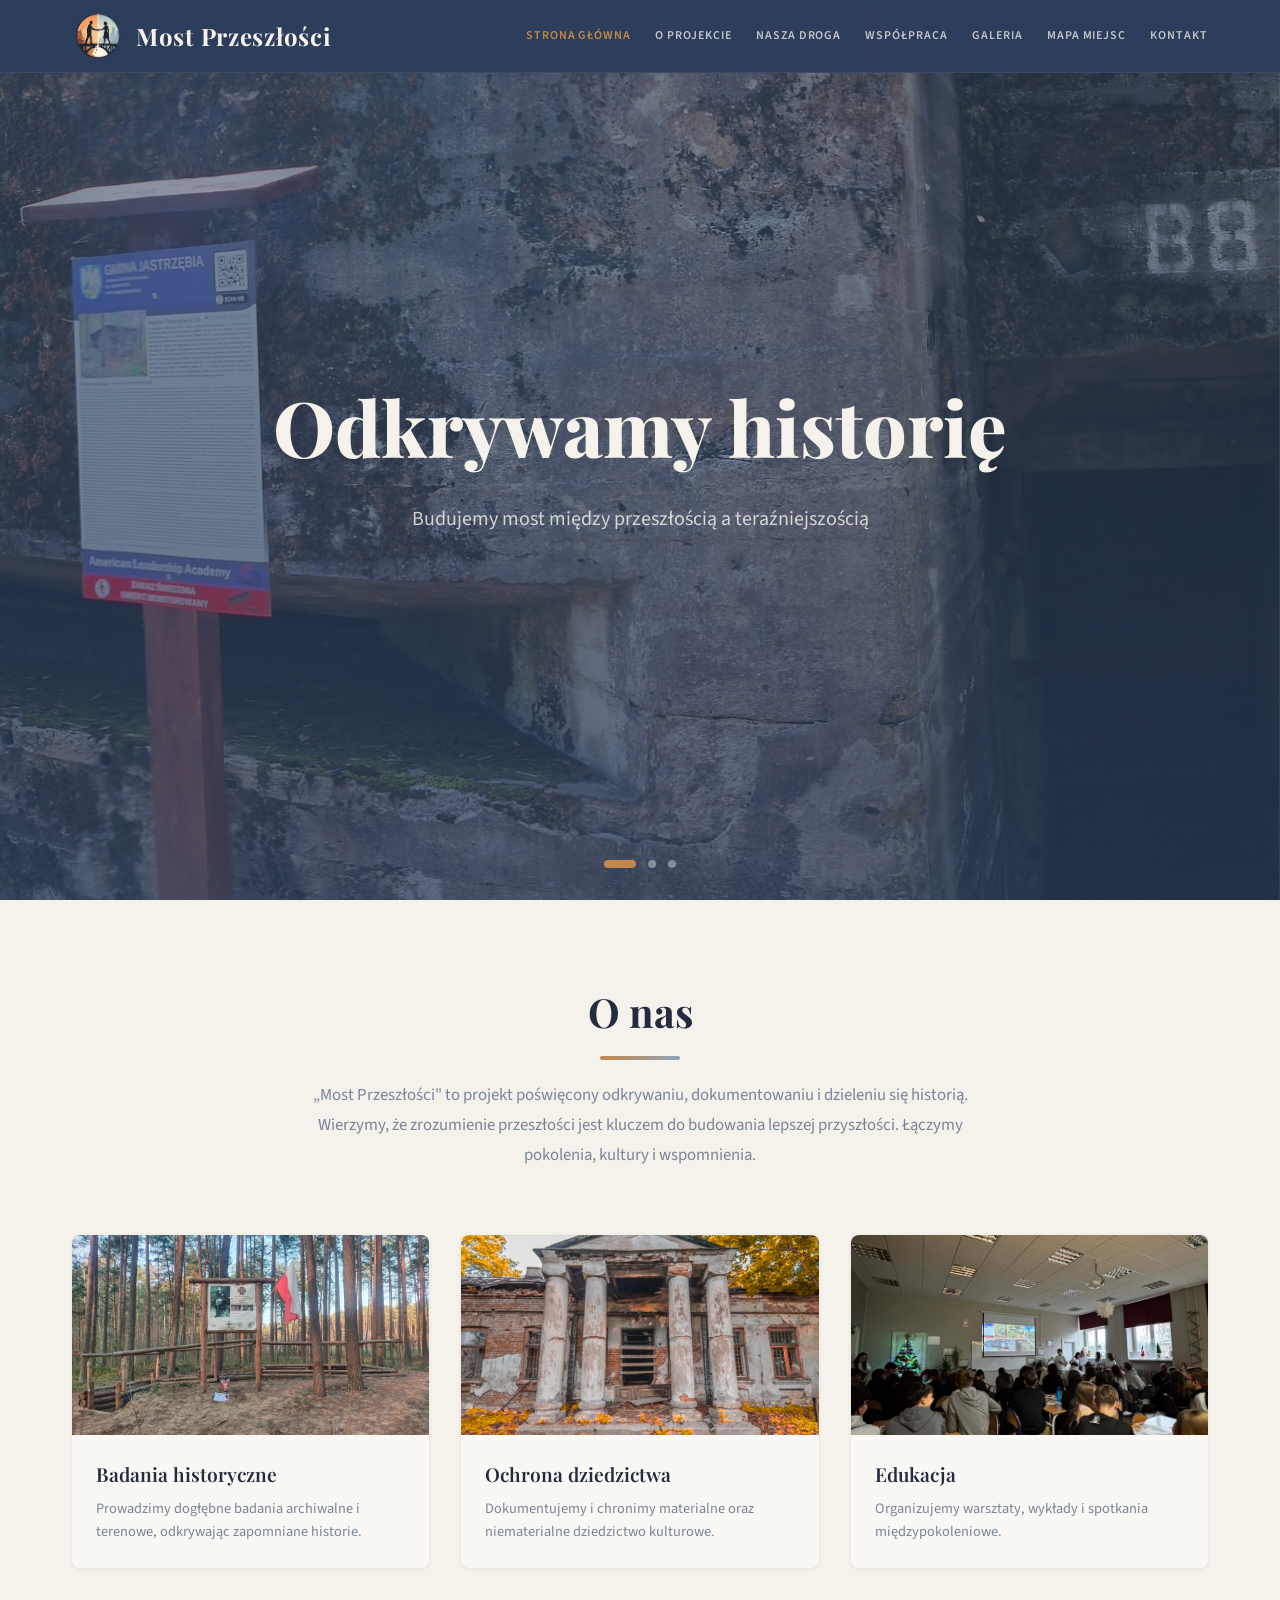
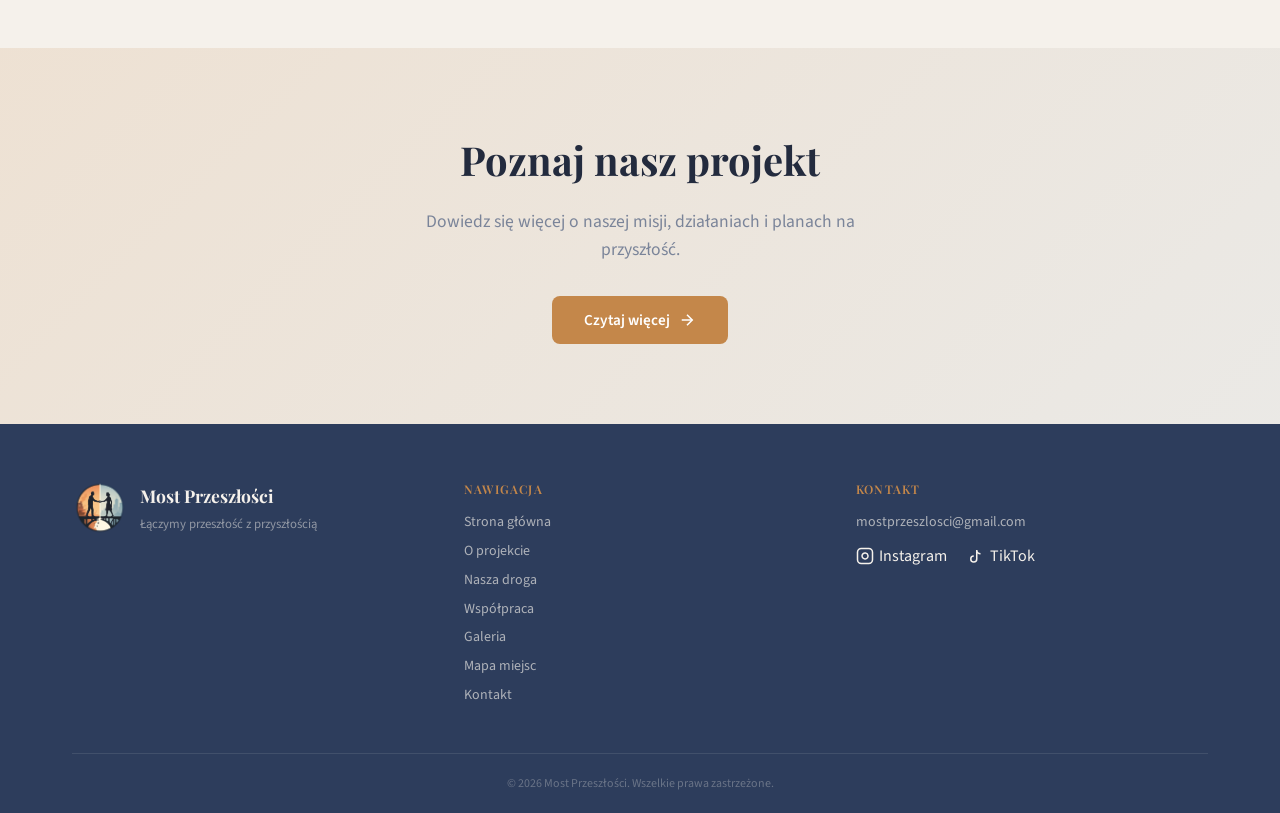
<file: index.html>
<!DOCTYPE html>
<html lang="pl">
<head>
<meta charset="UTF-8">
<meta name="viewport" content="width=device-width, initial-scale=1.0">
<title>Strona główna – Most Przeszłości</title>
<link rel="stylesheet" href="style.css">
<!-- Google tag (gtag.js) -->
<script async src="https://www.googletagmanager.com/gtag/js?id=G-3ZJJ73HS0K"></script>
<script>
  window.dataLayer = window.dataLayer || [];
  function gtag(){dataLayer.push(arguments);}
  gtag('js', new Date());

  gtag('config', 'G-3ZJJ73HS0K');
</script>
<script type="text/javascript">
    (function(c,l,a,r,i,t,y){
        c[a]=c[a]||function(){(c[a].q=c[a].q||[]).push(arguments)};
        t=l.createElement(r);t.async=1;t.src="https://www.clarity.ms/tag/"+i;
        y=l.getElementsByTagName(r)[0];y.parentNode.insertBefore(t,y);
    })(window, document, "clarity", "script", "vzgn0ubxgj");
</script>
<style>

.hero{position:relative;height:100vh;min-height:500px;overflow:hidden;display:flex;align-items:center;justify-content:center;}
.slide{position:absolute;inset:0;opacity:0;transition:opacity 1s;}
.slide.active{opacity:1;}
.slide img{width:100%;height:100%;object-fit:cover;}
.slide.active img{animation:heroZoom 8s ease-out forwards;}
.slide-overlay{position:absolute;inset:0;background:linear-gradient(to bottom,rgba(45,61,92,.48),rgba(45,61,92,.72));}
.hero-content{position:relative;z-index:2;text-align:center;padding:0 1rem;}
.hero-content h1{font-size:clamp(2.4rem,6vw,5rem);font-weight:800;color:var(--primary-fg);margin-bottom:1rem;animation:slideFade .9s ease-out both;}
.hero-content p{font-size:clamp(1rem,2vw,1.25rem);color:rgba(245,241,235,.82);max-width:600px;margin:0 auto;animation:slideFade .9s .2s ease-out both;}
.dots{position:absolute;bottom:2rem;left:50%;transform:translateX(-50%);display:flex;gap:.75rem;z-index:3;}
.dot{height:8px;border-radius:999px;background:rgba(245,241,235,.4);width:8px;border:none;cursor:pointer;transition:all .4s;}
.dot.active{width:32px;background:var(--accent);}
.intro-text{text-align:center;max-width:680px;margin:0 auto 4rem;}
.intro-text h2{font-size:clamp(1.8rem,4vw,2.5rem);margin-bottom:.5rem;}
.intro-text p{color:var(--muted);font-size:1.05rem;line-height:1.8;}
.cards-grid{display:grid;grid-template-columns:repeat(auto-fit,minmax(280px,1fr));gap:2rem;}
.card{background:var(--card);border-radius:var(--radius);box-shadow:0 1px 4px rgba(0,0,0,.07);overflow:hidden;transition:box-shadow .3s;}
.card:hover{box-shadow:0 6px 20px rgba(0,0,0,.12);}
.card-img{height:200px;overflow:hidden;}
.card-img img{width:100%;height:100%;object-fit:cover;transition:transform .5s;}
.card:hover .card-img img{transform:scale(1.05);}
.card-body{padding:1.5rem;}
.card-body h3{font-size:1.2rem;font-weight:600;margin-bottom:.5rem;}
.card-body p{color:var(--muted);font-size:.9rem;line-height:1.6;}
.cta-section{background:linear-gradient(135deg,rgba(196,135,74,.15),rgba(143,164,184,.1));padding:5rem 0;text-align:center;}
.cta-section h2{font-size:clamp(1.6rem,4vw,2.5rem);font-weight:700;margin-bottom:1rem;}
.cta-section p{color:var(--muted);font-size:1.1rem;max-width:480px;margin:0 auto 2rem;}

</style>
</head>
<body>
<header>
  <div class="header-inner">
    <a class="logo-link" href="index.html">
      <img src="logo.png" alt="">
      <span>Most Przeszłości</span>
    </a>
    <nav class="main-nav">
      <a href="index.html" class="active">Strona główna</a>
      <a href="o-projekcie.html">O projekcie</a>
      <a href="nasza-droga.html">Nasza droga</a>
      <a href="wspolpraca.html">Współpraca</a>
      <a href="galeria.html">Galeria</a>
      <a href="mapa.html">Mapa miejsc</a>
      <a href="kontakt.html">Kontakt</a>
    </nav>
    <button class="burger" onclick="toggleMobile()" aria-label="Menu">
      <svg xmlns="http://www.w3.org/2000/svg" width="24" height="24" fill="none" stroke="currentColor" stroke-width="2" viewBox="0 0 24 24"><line x1="3" y1="6" x2="21" y2="6"/><line x1="3" y1="12" x2="21" y2="12"/><line x1="3" y1="18" x2="21" y2="18"/></svg>
    </button>
  </div>
  <nav class="mobile-nav" id="mobile-nav">
    <a href="index.html" class="active">Strona główna</a>
    <a href="o-projekcie.html">O projekcie</a>
    <a href="nasza-droga.html">Nasza droga</a>
    <a href="wspolpraca.html">Współpraca</a>
    <a href="galeria.html">Galeria</a>
    <a href="mapa.html">Mapa miejsc</a>
    <a href="kontakt.html">Kontakt</a>
  </nav>
</header>
<section class="hero">
  <div class="slide active" id="slide-0"><img src="main1.jpg" alt=""><div class="slide-overlay"></div></div>
  <div class="slide" id="slide-1"><img src="main2.JPG" alt=""><div class="slide-overlay"></div></div>
  <div class="slide" id="slide-2"><img src="main3.jpg" alt=""><div class="slide-overlay"></div></div>
  <div class="hero-content">
    <h1 id="hero-title">Odkrywamy historię</h1>
    <p id="hero-sub">Budujemy most między przeszłością a teraźniejszością</p>
  </div>
  <div class="dots">
    <button class="dot active" onclick="goSlide(0)"></button>
    <button class="dot" onclick="goSlide(1)"></button>
    <button class="dot" onclick="goSlide(2)"></button>
  </div>
</section>
<section class="py-20">
  <div class="container">
    <div class="intro-text anim">
      <h2>O nas</h2><div class="section-divider"></div>
      <p>„Most Przeszłości" to projekt poświęcony odkrywaniu, dokumentowaniu i dzieleniu się historią. Wierzymy, że zrozumienie przeszłości jest kluczem do budowania lepszej przyszłości. Łączymy pokolenia, kultury i wspomnienia.</p>
    </div>
    <div class="cards-grid">
      <div class="card anim"><div class="card-img"><img src="main-badania.jpg" alt="" loading="lazy"></div><div class="card-body"><h3>Badania historyczne</h3><p>Prowadzimy dogłębne badania archiwalne i terenowe, odkrywając zapomniane historie.</p></div></div>
      <div class="card anim"><div class="card-img"><img src="main-ochrona.png" alt="" loading="lazy"></div><div class="card-body"><h3>Ochrona dziedzictwa</h3><p>Dokumentujemy i chronimy materialne oraz niematerialne dziedzictwo kulturowe.</p></div></div>
      <div class="card anim"><div class="card-img"><img src="main-edukacja.jpg" alt="" loading="lazy"></div><div class="card-body"><h3>Edukacja</h3><p>Organizujemy warsztaty, wykłady i spotkania międzypokoleniowe.</p></div></div>
    </div>
  </div>
</section>
<section class="cta-section anim">
  <div class="container">
    <h2>Poznaj nasz projekt</h2>
    <p>Dowiedz się więcej o naszej misji, działaniach i planach na przyszłość.</p>
    <a href="o-projekcie.html" class="btn">Czytaj więcej <svg xmlns="http://www.w3.org/2000/svg" width="18" height="18" fill="none" stroke="currentColor" stroke-width="2" viewBox="0 0 24 24"><line x1="5" y1="12" x2="19" y2="12"/><polyline points="12 5 19 12 12 19"/></svg></a>
  </div>
</section>
<script>
const slides=[{title:'Odkrywamy historię',sub:'Budujemy most między przeszłością a teraźniejszością'},{title:'Odbudowujemy pamięć',sub:'Łączymy pokolenia poprzez wspólne dziedzictwo'},{title:'Łączymy ludzi',sub:'Razem tworzymy lepszą przyszłość'}];
let cur=0;
function goSlide(n){document.getElementById('slide-'+cur).classList.remove('active');document.querySelectorAll('.dot')[cur].classList.remove('active');cur=n;document.getElementById('slide-'+cur).classList.add('active');document.querySelectorAll('.dot')[cur].classList.add('active');const t=document.getElementById('hero-title'),s=document.getElementById('hero-sub');t.style.animation='none';s.style.animation='none';requestAnimationFrame(()=>{t.style.animation='';s.style.animation='';t.textContent=slides[cur].title;s.textContent=slides[cur].sub;});}
setInterval(()=>goSlide((cur+1)%slides.length),6000);
</script>
<footer>
  <div class="container">
    <div class="footer-grid">
      <div class="footer-brand">
        <img src="logo.png" alt="">
        <div><h3>Most Przeszłości</h3><p>Łączymy przeszłość z przyszłością</p></div>
      </div>
      <div class="footer-nav">
        <h4>Nawigacja</h4>
        <a href="index.html">Strona główna</a>
        <a href="o-projekcie.html">O projekcie</a>
        <a href="nasza-droga.html">Nasza droga</a>
        <a href="wspolpraca.html">Współpraca</a>
        <a href="galeria.html">Galeria</a>
        <a href="mapa.html">Mapa miejsc</a>
        <a href="kontakt.html">Kontakt</a>
      </div>
      <div class="footer-contact">
  <h4>Kontakt</h4>
  <p><a href="mailto:mostprzeszlosci@gmail.com" style="color: inherit; text-decoration: none;">mostprzeszlosci@gmail.com</a></p>
  <div style="display: flex; gap: 20px; margin-top: 10px;">
    <a href="https://www.instagram.com/most_przeszlosci/" target="_blank" rel="noopener noreferrer" style="display: flex; align-items: center; gap: 5px; color: inherit; text-decoration: none;">
      <svg xmlns="http://www.w3.org/2000/svg" width="18" height="18" fill="none" stroke="currentColor" stroke-width="2" viewBox="0 0 24 24">
        <rect x="2" y="2" width="20" height="20" rx="5" ry="5"/>
        <path d="M16 11.37A4 4 0 1 1 12.63 8 4 4 0 0 1 16 11.37z"/>
        <line x1="17.5" y1="6.5" x2="17.5" y2="6.5" stroke-width="3"/>
      </svg>
      <span>Instagram</span>
    </a>
    <a href="https://www.tiktok.com/@most.przeszlosci" target="_blank" rel="noopener noreferrer" style="display: flex; align-items: center; gap: 5px; color: inherit; text-decoration: none;">
      <svg xmlns="http://www.w3.org/2000/svg" width="18" height="18" fill="none" stroke="currentColor" stroke-width="2" viewBox="0 0 24 24">
        <path d="M9 12a4 4 0 1 0 4 4V4a5 5 0 0 0 5 5"/>
      </svg>
      <span>TikTok</span>
    </a>
  </div>
</div>
    </div>
    <div class="footer-bottom">© 2026 Most Przeszłości. Wszelkie prawa zastrzeżone.</div>
  </div>
</footer>
<script>
let _mob=false;
function toggleMobile(){_mob=!_mob;document.getElementById('mobile-nav').classList.toggle('open',_mob);}
function observeAnims(){
  const obs=new IntersectionObserver(entries=>{
    entries.forEach(e=>{if(e.isIntersecting){e.target.classList.add('visible');obs.unobserve(e.target);}});
  },{threshold:0.12});
  document.querySelectorAll('.anim').forEach(el=>obs.observe(el));
}
document.addEventListener('DOMContentLoaded',observeAnims);
</script>
</body>
</html>
</file>
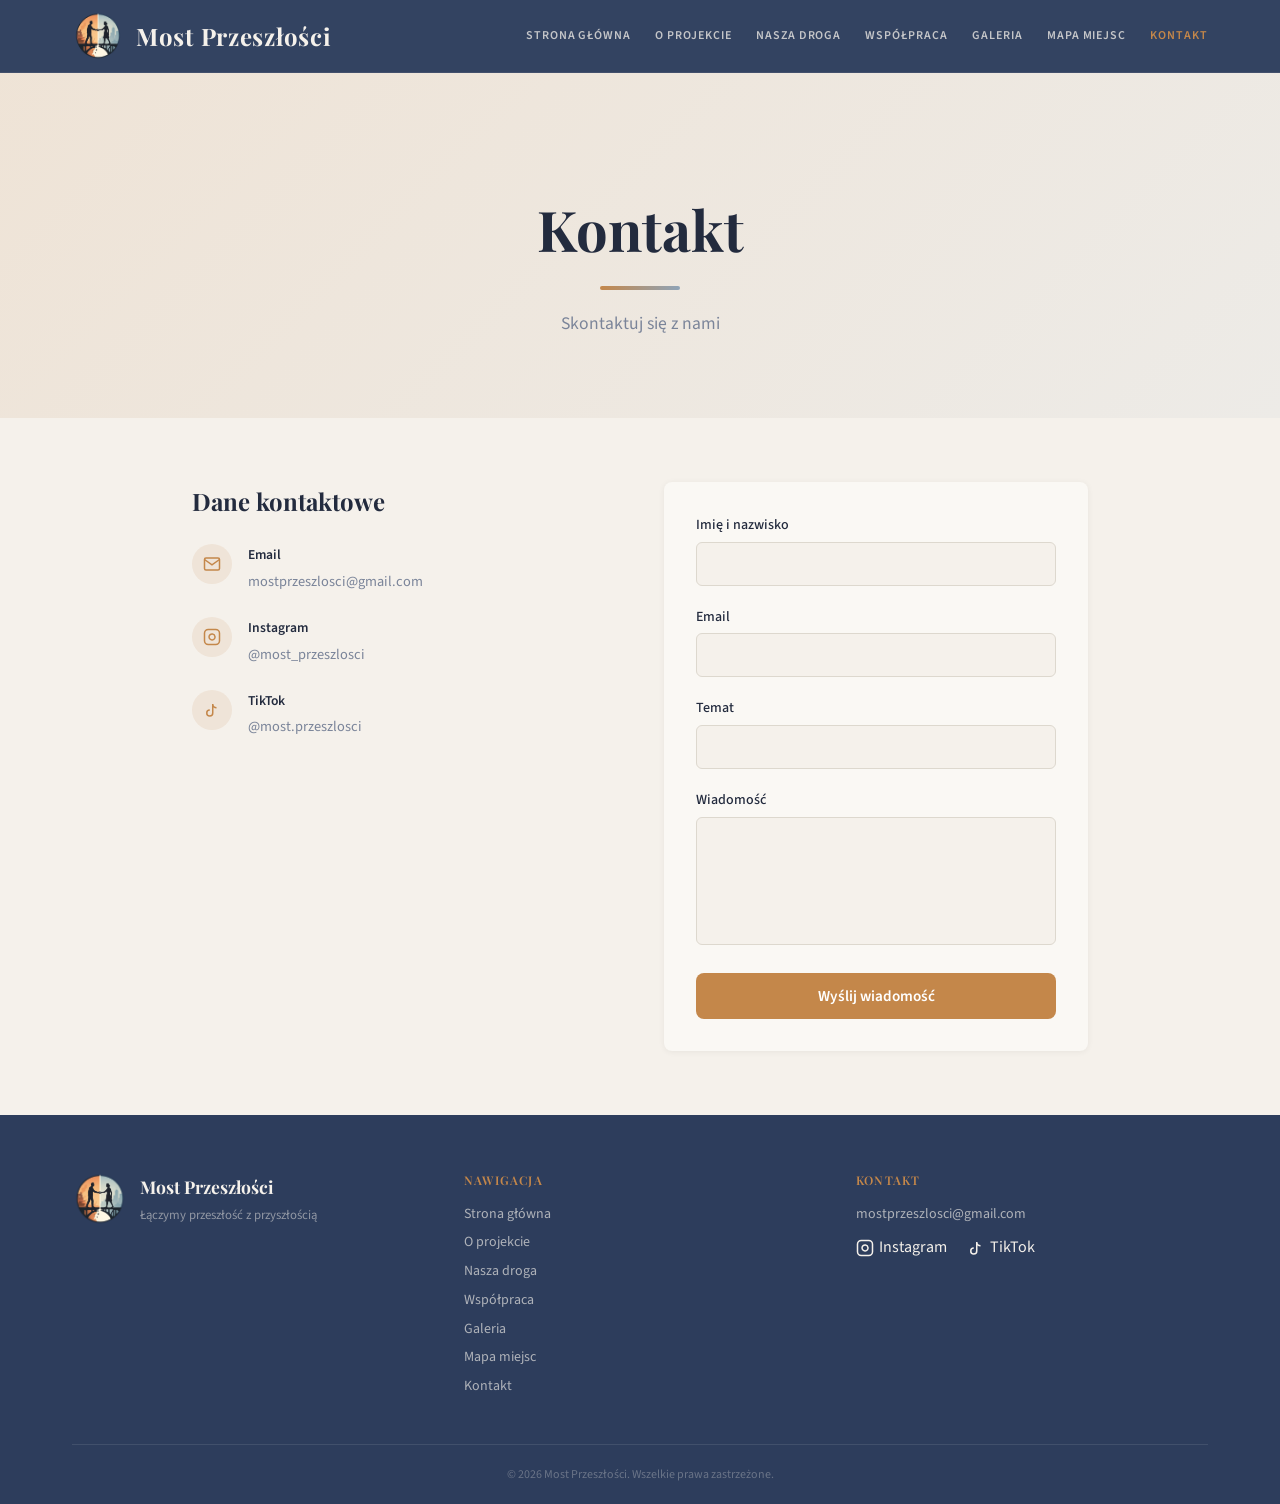
<file: kontakt.html>
<!DOCTYPE html>
<html lang="pl">
<head>
<meta charset="UTF-8">
<meta name="viewport" content="width=device-width, initial-scale=1.0">
<title>Kontakt – Most Przeszłości</title>
<link rel="stylesheet" href="style.css">
<!-- Google tag (gtag.js) -->
<script async src="https://www.googletagmanager.com/gtag/js?id=G-3ZJJ73HS0K"></script>
<script>
  window.dataLayer = window.dataLayer || [];
  function gtag(){dataLayer.push(arguments);}
  gtag('js', new Date());

  gtag('config', 'G-3ZJJ73HS0K');
</script>
<script type="text/javascript">
    (function(c,l,a,r,i,t,y){
        c[a]=c[a]||function(){(c[a].q=c[a].q||[]).push(arguments)};
        t=l.createElement(r);t.async=1;t.src="https://www.clarity.ms/tag/"+i;
        y=l.getElementsByTagName(r)[0];y.parentNode.insertBefore(t,y);
    })(window, document, "clarity", "script", "vzgn0ubxgj");
</script>
<style>

.contact-grid{display:grid;grid-template-columns:1fr 1fr;gap:3rem;}
.contact-info h2{font-size:1.5rem;font-weight:700;margin-bottom:1.5rem;}
.contact-item{display:flex;gap:1rem;align-items:flex-start;margin-bottom:1.5rem;}
.contact-icon{width:40px;height:40px;border-radius:50%;background:rgba(196,135,74,.12);display:flex;align-items:center;justify-content:center;flex-shrink:0;}
.contact-item h3{font-family:'Source Sans 3',sans-serif;font-size:.85rem;font-weight:600;margin-bottom:.25rem;}
.contact-item p{color:var(--muted);font-size:.9rem;white-space:pre-line;}
.contact-form{background:var(--card);border-radius:var(--radius);padding:2rem;box-shadow:0 1px 6px rgba(0,0,0,.06);}
.form-group{margin-bottom:1.25rem;}
.form-group label{display:block;font-size:.875rem;font-weight:500;margin-bottom:.35rem;}
.form-group input,.form-group textarea{width:100%;padding:.65rem 1rem;border:1px solid var(--border);border-radius:calc(var(--radius) - 2px);background:var(--bg);color:var(--fg);font-family:'Source Sans 3',sans-serif;font-size:.9rem;outline:none;transition:box-shadow .2s;}
.form-group input:focus,.form-group textarea:focus{box-shadow:0 0 0 3px rgba(196,135,74,.25);}
.form-group textarea{resize:none;}
.success-box{background:var(--card);border-radius:var(--radius);padding:2.5rem;text-align:center;box-shadow:0 1px 6px rgba(0,0,0,.06);}
.success-box h3{font-size:1.4rem;margin-bottom:.5rem;}
.success-box p{color:var(--muted);}
@media(max-width:768px){.contact-grid{grid-template-columns:1fr;}}

</style>
</head>
<body>
<header>
  <div class="header-inner">
    <a class="logo-link" href="index.html">
      <img src="logo.png" alt="">
      <span>Most Przeszłości</span>
    </a>
    <nav class="main-nav">
      <a href="index.html">Strona główna</a>
      <a href="o-projekcie.html">O projekcie</a>
      <a href="nasza-droga.html">Nasza droga</a>
      <a href="wspolpraca.html">Współpraca</a>
      <a href="galeria.html">Galeria</a>
      <a href="mapa.html">Mapa miejsc</a>
      <a href="kontakt.html" class="active">Kontakt</a>
    </nav>
    <button class="burger" onclick="toggleMobile()" aria-label="Menu">
      <svg xmlns="http://www.w3.org/2000/svg" width="24" height="24" fill="none" stroke="currentColor" stroke-width="2" viewBox="0 0 24 24"><line x1="3" y1="6" x2="21" y2="6"/><line x1="3" y1="12" x2="21" y2="12"/><line x1="3" y1="18" x2="21" y2="18"/></svg>
    </button>
  </div>
  <nav class="mobile-nav" id="mobile-nav">
    <a href="index.html">Strona główna</a>
    <a href="o-projekcie.html">O projekcie</a>
    <a href="nasza-droga.html">Nasza droga</a>
    <a href="wspolpraca.html">Współpraca</a>
    <a href="galeria.html">Galeria</a>
    <a href="mapa.html">Mapa miejsc</a>
    <a href="kontakt.html" class="active">Kontakt</a>
  </nav>
</header>
<section class="section-hero">
  <div class="container"><div class="anim"><h1>Kontakt</h1><div class="section-divider"></div><p>Skontaktuj się z nami</p></div></div>
</section>
<section class="py-16">
  <div class="container" style="max-width:960px">
    <div class="contact-grid">
      <div class="contact-info anim">
        <h2>Dane kontaktowe</h2>
        <div class="contact-item">
  <div class="contact-icon">
    <svg xmlns="http://www.w3.org/2000/svg" width="18" height="18" fill="none" stroke="var(--accent)" stroke-width="2" viewBox="0 0 24 24">
      <path d="M4 4h16c1.1 0 2 .9 2 2v12c0 1.1-.9 2-2 2H4c-1.1 0-2-.9-2-2V6c0-1.1.9-2 2-2z"/>
      <polyline points="22,6 12,13 2,6"/>
    </svg>
  </div>
  <div>
    <h3>Email</h3>
    <p><a href="mailto:mostprzeszlosci@gmail.com" style="color: inherit; text-decoration: none;">mostprzeszlosci@gmail.com</a></p>
  </div>
</div>

<div class="contact-item">
  <div class="contact-icon">
    <svg xmlns="http://www.w3.org/2000/svg" width="18" height="18" fill="none" stroke="var(--accent)" stroke-width="2" viewBox="0 0 24 24">
      <rect x="2" y="2" width="20" height="20" rx="5" ry="5"/>
      <path d="M16 11.37A4 4 0 1 1 12.63 8 4 4 0 0 1 16 11.37z"/>
      <line x1="17.5" y1="6.5" x2="17.5" y2="6.5" stroke-width="3"/>
    </svg>
  </div>
  <div>
    <h3>Instagram</h3>
    <p><a href="https://www.instagram.com/most_przeszlosci/" target="_blank" rel="noopener noreferrer" class="social-link" style="color: inherit; text-decoration: none;">@most_przeszlosci</a></p>
  </div>
</div>

<div class="contact-item">
  <div class="contact-icon">
    <svg xmlns="http://www.w3.org/2000/svg" width="18" height="18" fill="none" stroke="var(--accent)" stroke-width="2" viewBox="0 0 24 24">
      <path d="M9 12a4 4 0 1 0 4 4V4a5 5 0 0 0 5 5"/>
    </svg>
  </div>
  <div>
    <h3>TikTok</h3>
    <p><a href="https://www.tiktok.com/@most.przeszlosci" target="_blank" rel="noopener noreferrer" class="social-link" style="color: inherit; text-decoration: none;">@most.przeszlosci</a></p>
  </div>
</div>
      </div>
    <div class="anim">
  <div id="form-wrap">
    <form 
      class="contact-form"
      action="https://formspree.io/f/xvzwboay"   
      method="POST">
      <div class="form-group">
        <label>Imię i nazwisko</label>
        <input type="text" name="name" required>   
      </div>
      <div class="form-group">
        <label>Email</label>
        <input type="email" name="email" required> 
      </div>
      <div class="form-group">
        <label>Temat</label>
        <input type="text" name="subject" required> 
      </div>
      <div class="form-group">
        <label>Wiadomość</label>
        <textarea rows="5" name="message" required></textarea> 
      </div>
      <button type="submit" class="btn btn-full">Wyślij wiadomość</button>
    </form>
  </div>
  </div>
    </div>
  </div>
</section>
<script>
function submitForm(e){e.preventDefault();document.getElementById('form-wrap').innerHTML='<div class="success-box"><h3>Dziękujemy!</h3><p>Twoja wiadomość została wysłana. Odpowiemy najszybciej jak to możliwe.</p></div>';}
</script>
<footer>
  <div class="container">
    <div class="footer-grid">
      <div class="footer-brand">
        <img src="logo.png" alt="">
        <div><h3>Most Przeszłości</h3><p>Łączymy przeszłość z przyszłością</p></div>
      </div>
      <div class="footer-nav">
        <h4>Nawigacja</h4>
        <a href="index.html">Strona główna</a>
        <a href="o-projekcie.html">O projekcie</a>
        <a href="nasza-droga.html">Nasza droga</a>
        <a href="wspolpraca.html">Współpraca</a>
        <a href="galeria.html">Galeria</a>
        <a href="mapa.html">Mapa miejsc</a>
        <a href="kontakt.html">Kontakt</a>
      </div>
      <div class="footer-contact">
  <h4>Kontakt</h4>
  <p><a href="mailto:mostprzeszlosci@gmail.com" style="color: inherit; text-decoration: none;">mostprzeszlosci@gmail.com</a></p>
  <div style="display: flex; gap: 20px; margin-top: 10px;">
    <a href="https://www.instagram.com/most_przeszlosci/" target="_blank" rel="noopener noreferrer" style="display: flex; align-items: center; gap: 5px; color: inherit; text-decoration: none;">
      <svg xmlns="http://www.w3.org/2000/svg" width="18" height="18" fill="none" stroke="currentColor" stroke-width="2" viewBox="0 0 24 24">
        <rect x="2" y="2" width="20" height="20" rx="5" ry="5"/>
        <path d="M16 11.37A4 4 0 1 1 12.63 8 4 4 0 0 1 16 11.37z"/>
        <line x1="17.5" y1="6.5" x2="17.5" y2="6.5" stroke-width="3"/>
      </svg>
      <span>Instagram</span>
    </a>
    <a href="https://www.tiktok.com/@most.przeszlosci" target="_blank" rel="noopener noreferrer" style="display: flex; align-items: center; gap: 5px; color: inherit; text-decoration: none;">
      <svg xmlns="http://www.w3.org/2000/svg" width="18" height="18" fill="none" stroke="currentColor" stroke-width="2" viewBox="0 0 24 24">
        <path d="M9 12a4 4 0 1 0 4 4V4a5 5 0 0 0 5 5"/>
      </svg>
      <span>TikTok</span>
    </a>
  </div>
</div>
    </div>
    <div class="footer-bottom">© 2026 Most Przeszłości. Wszelkie prawa zastrzeżone.</div>
  </div>
</footer>
<script>
let _mob=false;
function toggleMobile(){_mob=!_mob;document.getElementById('mobile-nav').classList.toggle('open',_mob);}
function observeAnims(){
  const obs=new IntersectionObserver(entries=>{
    entries.forEach(e=>{if(e.isIntersecting){e.target.classList.add('visible');obs.unobserve(e.target);}});
  },{threshold:0.12});
  document.querySelectorAll('.anim').forEach(el=>obs.observe(el));
}
document.addEventListener('DOMContentLoaded',observeAnims);
</script>
</body>
</html>
</file>
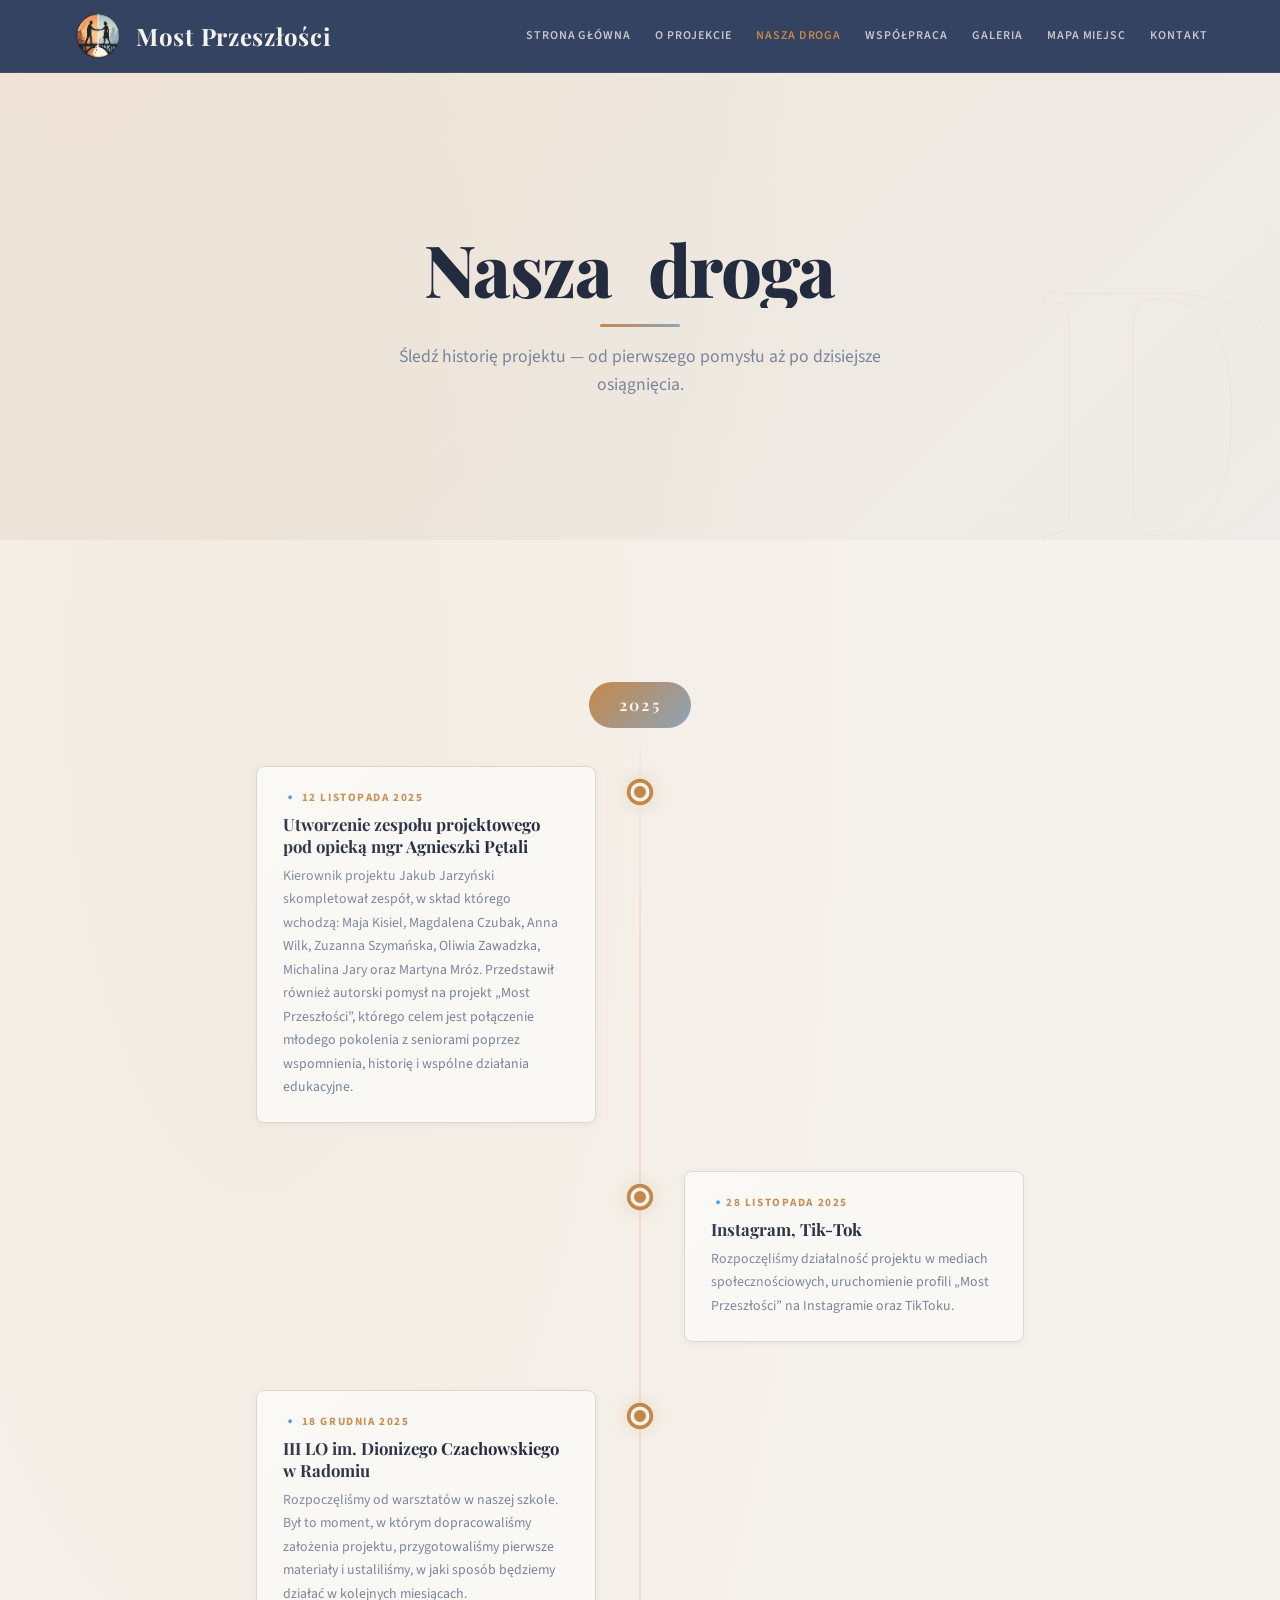
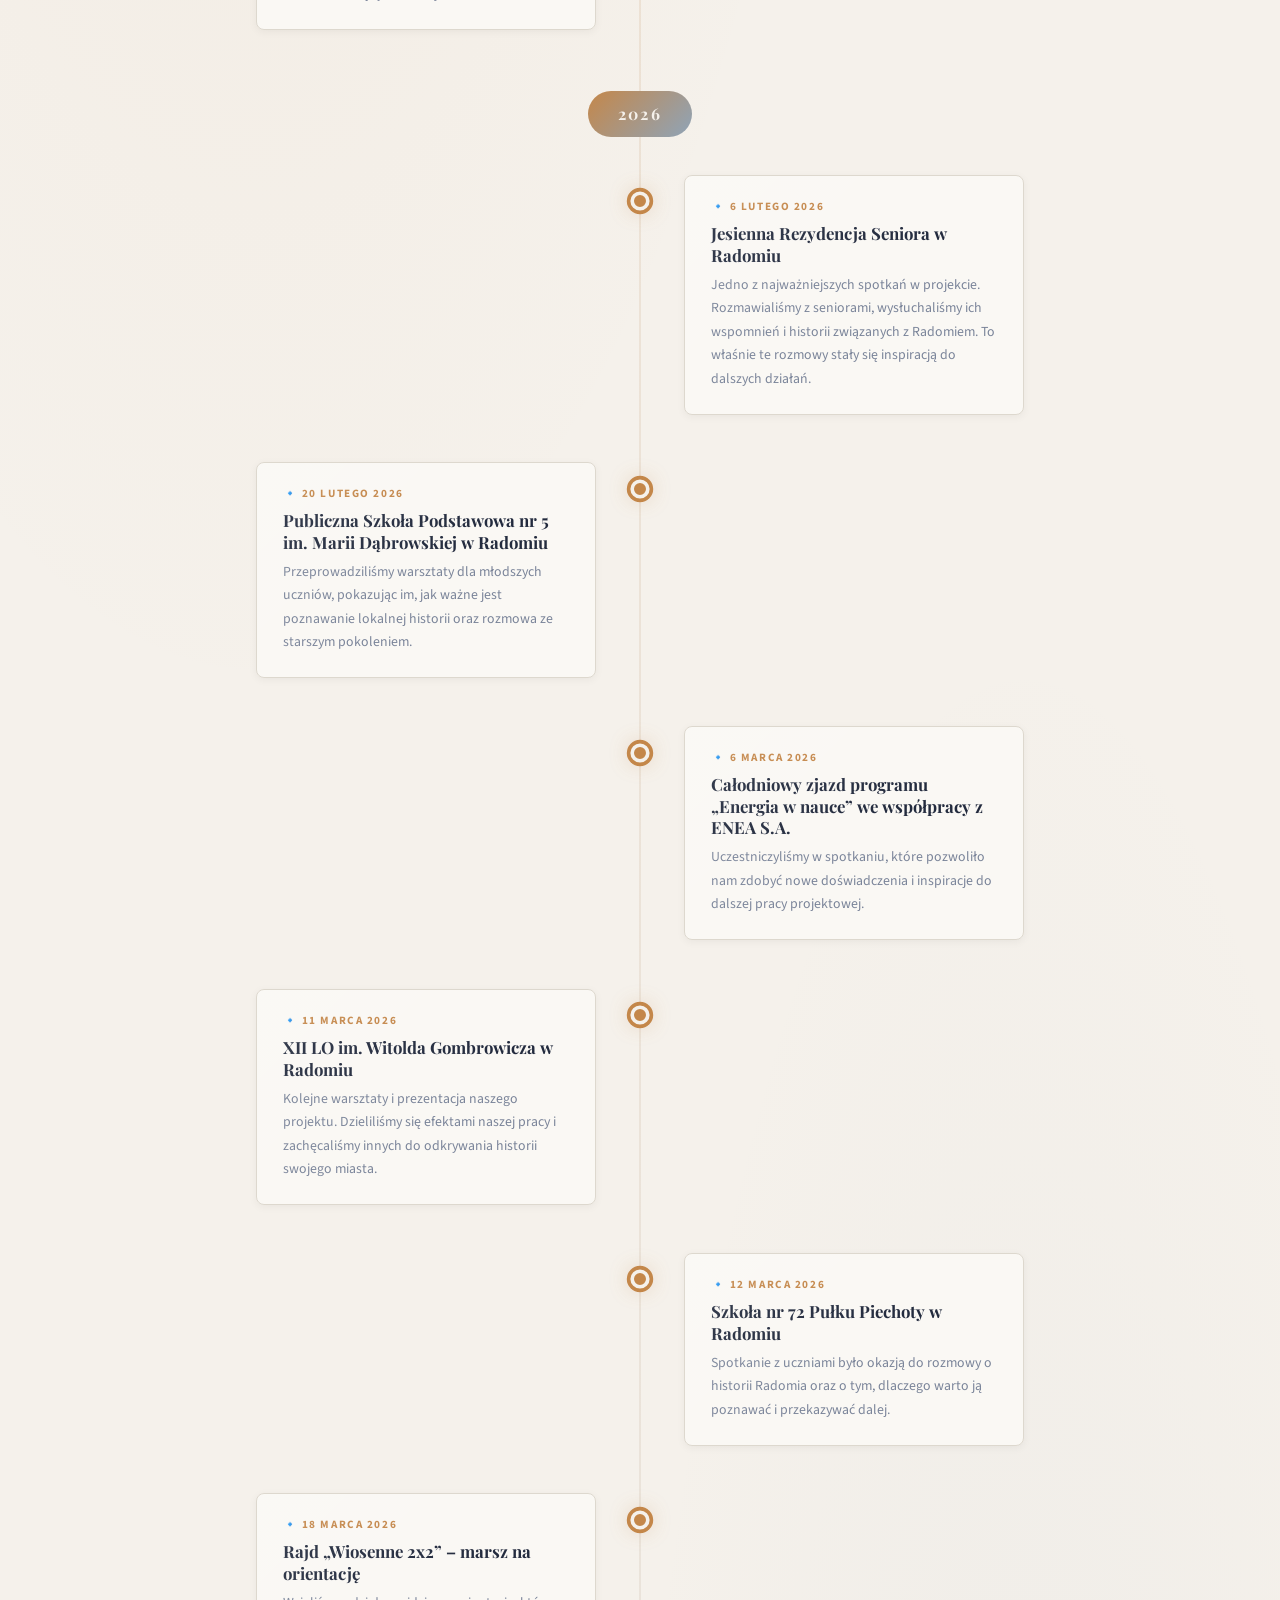
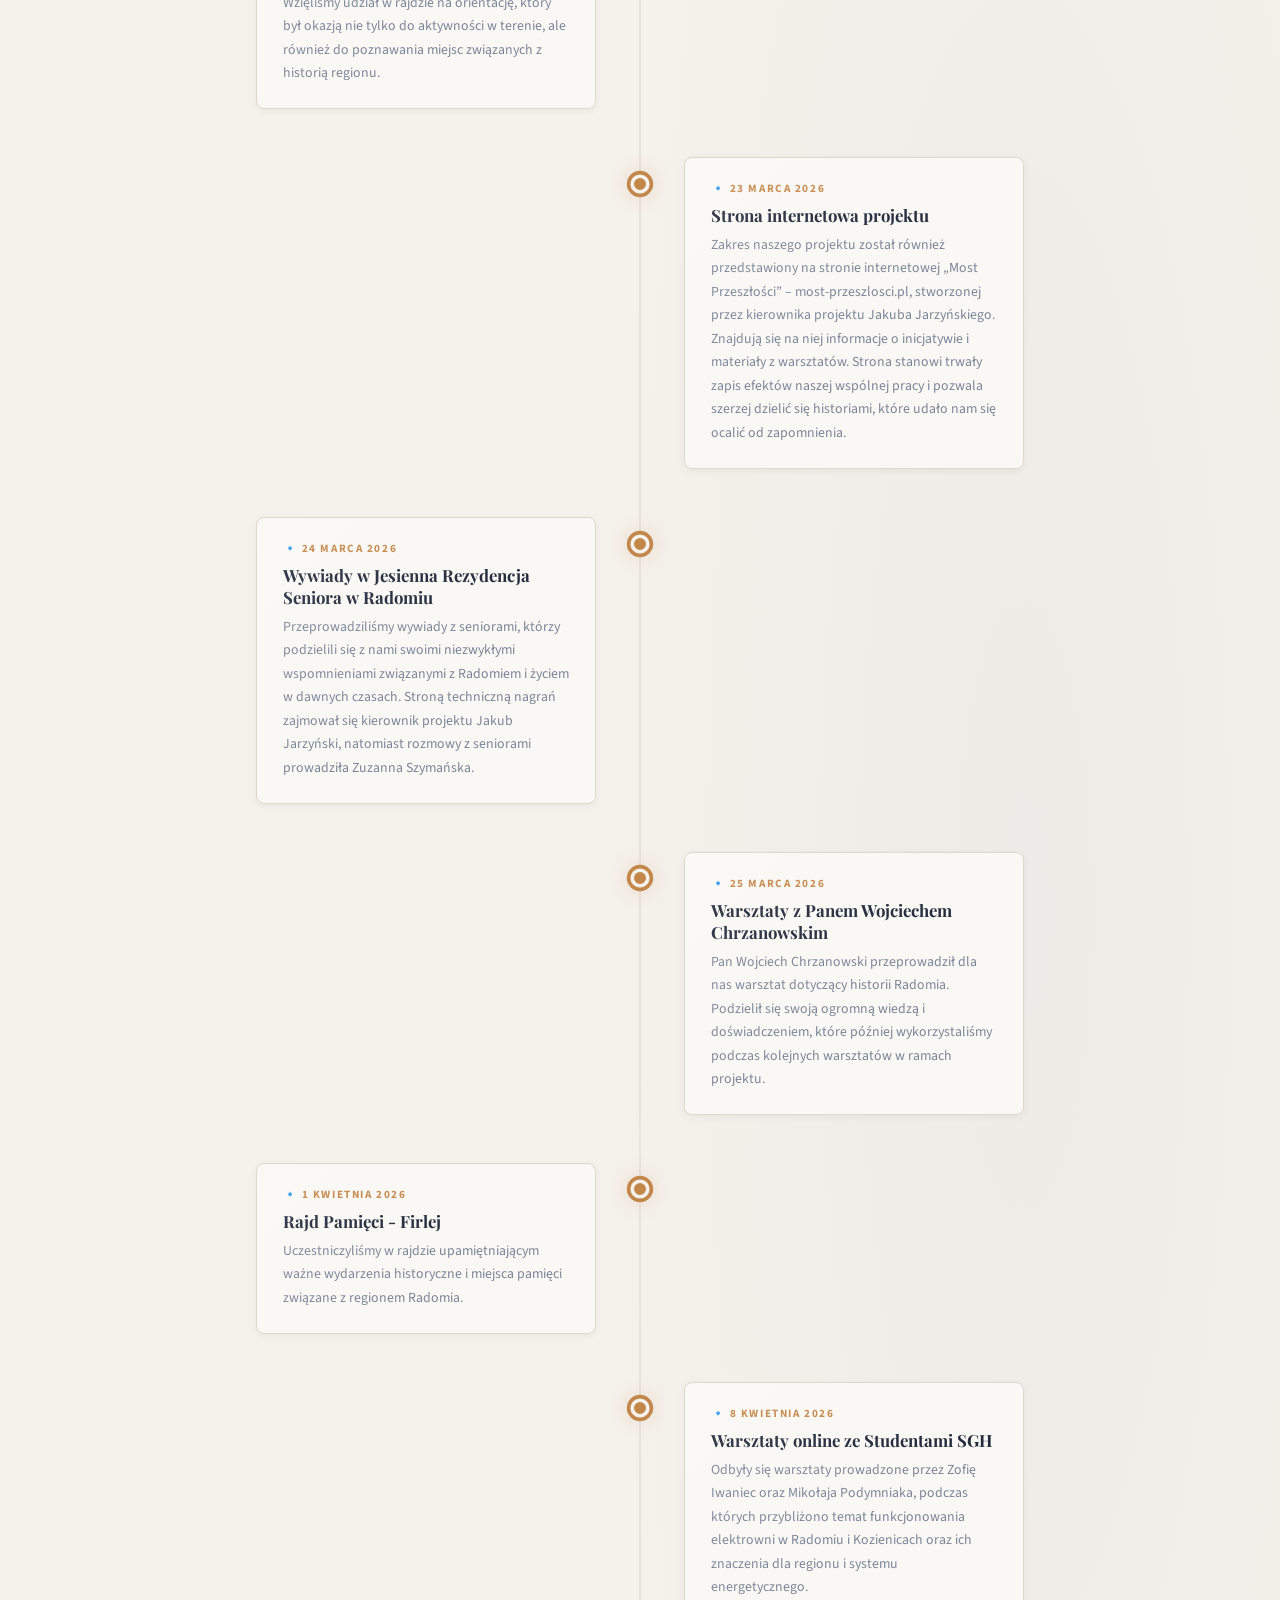
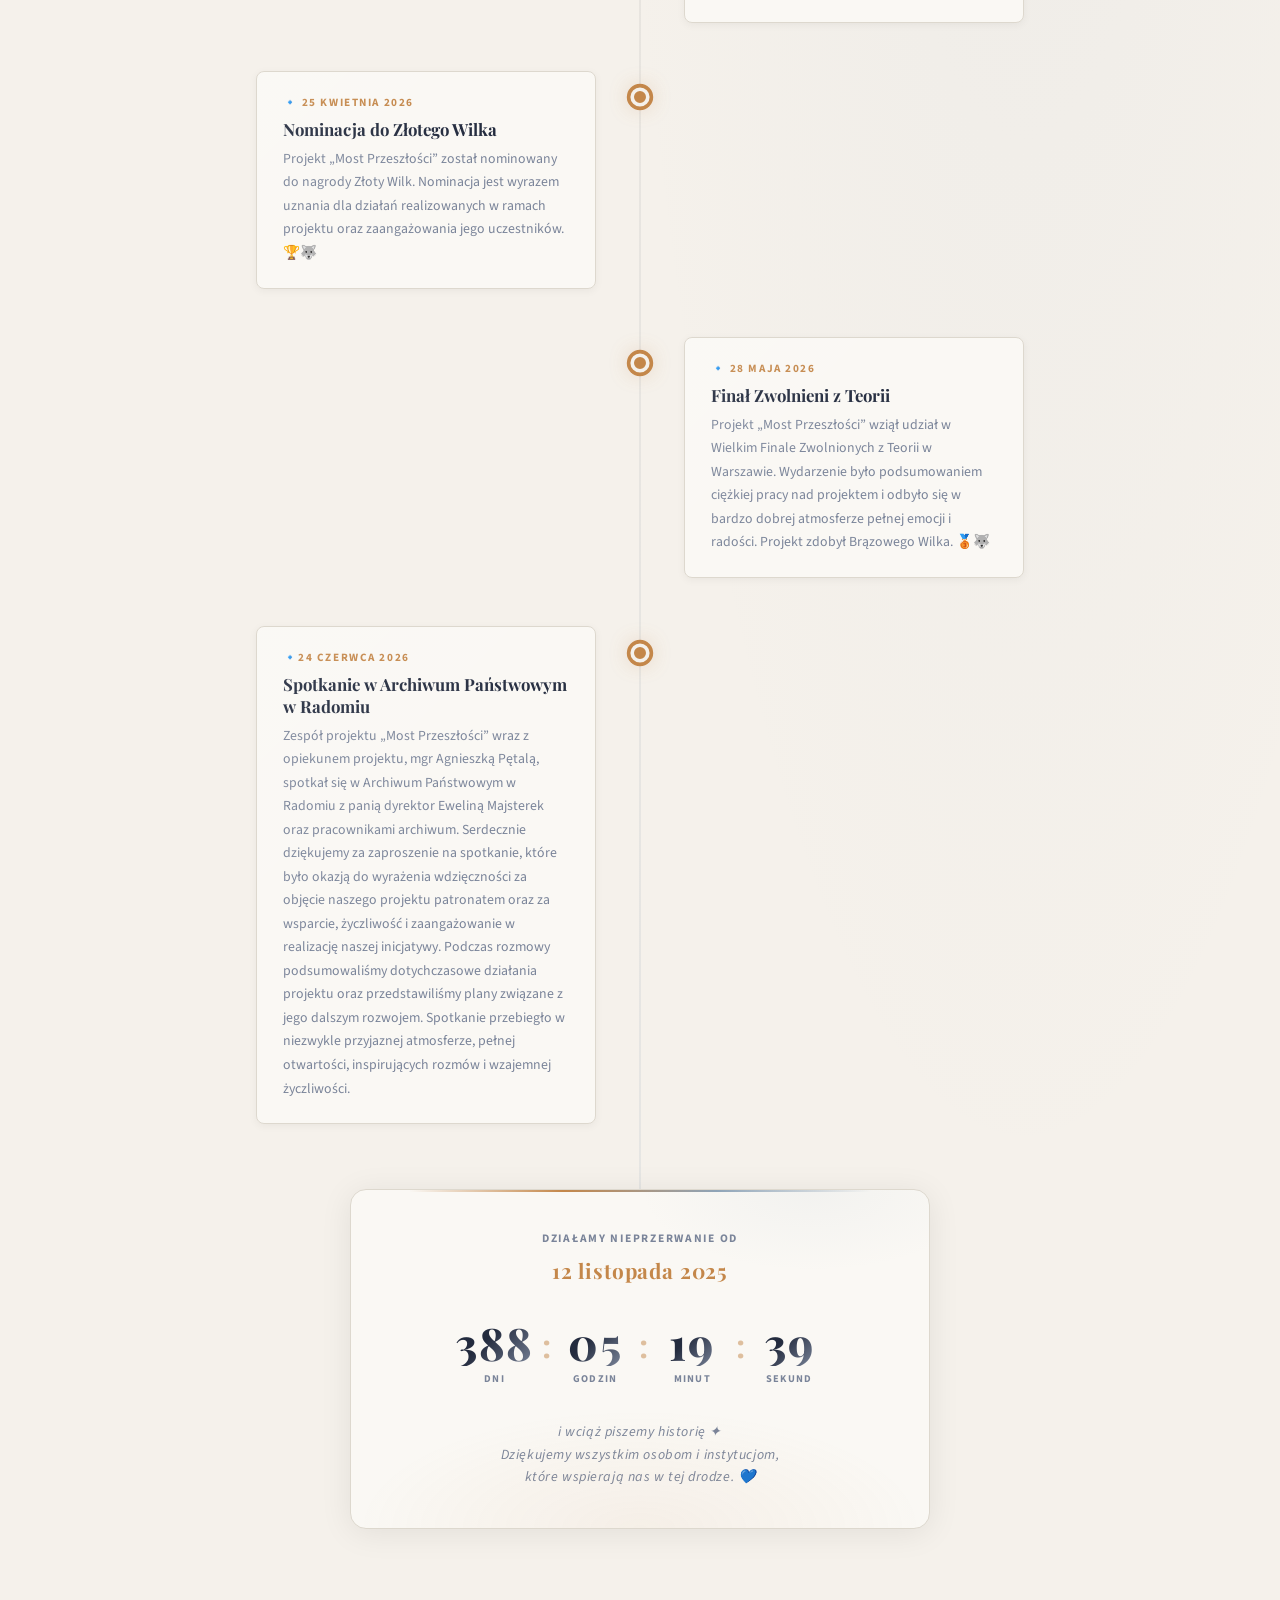
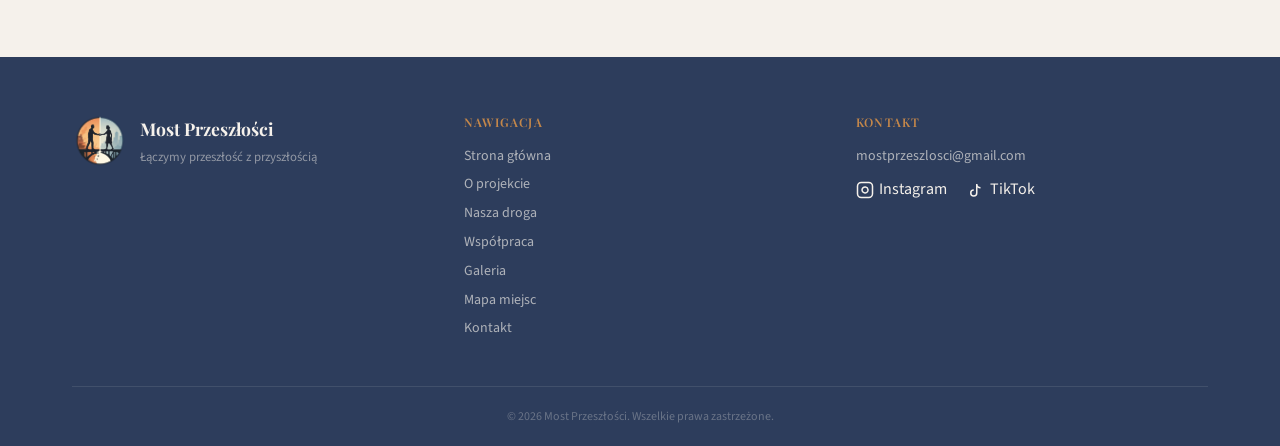
<file: nasza-droga.html>
<!DOCTYPE html>
<html lang="pl">
<head>
<meta charset="UTF-8">
<meta name="viewport" content="width=device-width, initial-scale=1.0">
<title>Nasza droga – Most Przeszłości</title>
<link rel="stylesheet" href="style.css">
<script async src="https://www.googletagmanager.com/gtag/js?id=G-3ZJJ73HS0K"></script>
<script>window.dataLayer=window.dataLayer||[];function gtag(){dataLayer.push(arguments);}gtag('js',new Date());gtag('config','G-3ZJJ73HS0K');</script>
<script type="text/javascript">(function(c,l,a,r,i,t,y){c[a]=c[a]||function(){(c[a].q=c[a].q||[]).push(arguments)};t=l.createElement(r);t.async=1;t.src="https://www.clarity.ms/tag/"+i;y=l.getElementsByTagName(r)[0];y.parentNode.insertBefore(t,y);})(window,document,"clarity","script","vzgn0ubxgj");</script>

<style>
/* ============================================================
   NASZA DROGA — Premium Timeline Animations
   ============================================================ */

.road-page {
  background:
    radial-gradient(ellipse 80% 40% at 20% 10%, rgba(196,135,74,.06) 0%, transparent 60%),
    radial-gradient(ellipse 60% 50% at 80% 60%, rgba(143,164,184,.07) 0%, transparent 55%),
    var(--bg);
  min-height: 100vh;
}

/* ============================================================
   HERO
   ============================================================ */
.road-hero {
  position: relative;
  min-height: 52vh;
  display: flex;
  align-items: center;
  justify-content: center;
  overflow: hidden;
  margin-top: 72px;
  padding: 5rem 2rem 4rem;
}

.road-hero-bg {
  position: absolute;
  inset: 0;
  background: linear-gradient(135deg, rgba(196,135,74,.1) 0%, rgba(143,164,184,.07) 100%);
}

.road-hero-letter {
  position: absolute;
  font-family: 'Playfair Display', serif;
  font-size: clamp(14rem, 30vw, 22rem);
  font-weight: 800;
  color: transparent;
  -webkit-text-stroke: 1px rgba(196,135,74,.08);
  line-height: 1;
  right: -2rem;
  bottom: -2rem;
  pointer-events: none;
  user-select: none;
  will-change: transform;
}

.road-hero-content {
  position: relative;
  z-index: 2;
  text-align: center;
}

.road-hero-content h1 {
  font-size: clamp(2.4rem, 6vw, 4.5rem);
  font-weight: 800;
  letter-spacing: -.02em;
  line-height: 1.1;
}

.word-reveal {
  display: inline-block;
  overflow: hidden;
  vertical-align: bottom;
  margin-right: .3em;
}
.word-reveal span {
  display: inline-block;
  transform: translateY(110%);
  opacity: 0;
  animation: wordUp .8s cubic-bezier(.16,1,.3,1) forwards;
}
@keyframes wordUp {
  to { transform: translateY(0); opacity: 1; }
}

.road-divider {
  width: 0;
  height: 3px;
  background: linear-gradient(90deg, var(--warm), var(--cool));
  border-radius: 2px;
  margin: 1rem auto;
  animation: dividerGrow .9s .6s cubic-bezier(.16,1,.3,1) forwards;
}
@keyframes dividerGrow { to { width: 80px; } }

.road-hero-sub {
  color: var(--muted);
  font-size: 1.1rem;
  max-width: 520px;
  margin: 0 auto;
  opacity: 0;
  transform: translateY(12px);
  animation: fadeUp .7s .8s ease forwards;
}
@keyframes fadeUp { to { opacity:1; transform:translateY(0); } }

/* ============================================================
   KONTENER OSI
   ============================================================ */
.timeline-wrap {
  padding: 5rem 0 8rem;
  position: relative;
}

.timeline-inner {
  position: relative;
  max-width: 900px;
  margin: 0 auto;
  padding: 0 2rem;
}

/* ============================================================
   LINIA OSI
   ============================================================ */
.tl-rail {
  position: absolute;
  left: 50%;
  top: 0;
  bottom: 0;
  transform: translateX(-50%);
  width: 2px;
  z-index: 0;
}

.tl-rail-bg {
  position: absolute;
  inset: 0;
  background: linear-gradient(to bottom, transparent, rgba(196,135,74,.15) 5%, rgba(143,164,184,.15) 95%, transparent);
}

.tl-rail-fill {
  position: absolute;
  top: 0;
  left: 0;
  right: 0;
  height: 0;
  background: linear-gradient(to bottom, var(--accent), var(--cool));
  transition: height .08s linear;
}

.tl-spark {
  position: absolute;
  left: 50%;
  transform: translate(-50%, -50%);
  width: 10px;
  height: 10px;
  border-radius: 50%;
  background: var(--accent);
  box-shadow: 0 0 0 3px rgba(196,135,74,.3), 0 0 14px rgba(196,135,74,.7);
  z-index: 10;
  top: 0;
  transition: top .08s linear;
  animation: sparkPulse 1.4s ease-in-out infinite;
}
@keyframes sparkPulse {
  0%,100% { box-shadow: 0 0 0 3px rgba(196,135,74,.3), 0 0 14px rgba(196,135,74,.7); }
  50%      { box-shadow: 0 0 0 6px rgba(196,135,74,.15), 0 0 28px rgba(196,135,74,.9); }
}

/* ============================================================
   NAGŁÓWKI LAT
   ============================================================ */
.tl-year-row {
  display: flex;
  justify-content: center;
  position: relative;
  z-index: 5;
  margin: 4rem 0 2.5rem;
}
.tl-year-row:first-child { margin-top: 0; }

.tl-year-pill {
  background: var(--primary);
  color: var(--primary-fg);
  font-family: 'Playfair Display', serif;
  font-size: 1rem;
  font-weight: 700;
  letter-spacing: .15em;
  padding: .5rem 1.75rem;
  border-radius: 999px;
  position: relative;
  opacity: 0;
  transform: scale(.6) rotate(-4deg);
  transition: opacity .6s cubic-bezier(.34,1.56,.64,1), transform .6s cubic-bezier(.34,1.56,.64,1);
}

.tl-year-pill::before {
  content: '';
  position: absolute;
  inset: -2px;
  border-radius: 999px;
  background: linear-gradient(135deg, var(--warm), var(--cool));
  z-index: -1;
}

.tl-year-pill.in {
  opacity: 1;
  transform: scale(1) rotate(0deg);
}

/* ============================================================
   WPISY OSI
   ============================================================ */
.tl-item {
  display: grid;
  grid-template-columns: 1fr 56px 1fr;
  gap: 0 1rem;
  margin-bottom: 3rem;
  position: relative;
  z-index: 5;
  align-items: flex-start;
}

.tl-node {
  display: flex;
  flex-direction: column;
  align-items: center;
  padding-top: 1.15rem;
}

.tl-dot {
  width: 16px;
  height: 16px;
  border-radius: 50%;
  border: 3px solid var(--bg);
  background: var(--border);
  box-shadow: 0 0 0 2px var(--border);
  transition: background .4s, box-shadow .5s, transform .4s cubic-bezier(.34,1.56,.64,1);
  flex-shrink: 0;
}

.tl-item.in .tl-dot {
  background: var(--accent);
  box-shadow: 0 0 0 3px var(--accent), 0 0 18px rgba(196,135,74,.4);
  transform: scale(1.2);
}

/* Lewa karta */
.tl-item.side-left .tl-card-wrap { grid-column: 1; grid-row: 1; display: flex; justify-content: flex-end; }
.tl-item.side-left .tl-node      { grid-column: 2; grid-row: 1; }
.tl-item.side-left .tl-empty     { grid-column: 3; grid-row: 1; }

/* Prawa karta */
.tl-item.side-right .tl-empty     { grid-column: 1; grid-row: 1; }
.tl-item.side-right .tl-node      { grid-column: 2; grid-row: 1; }
.tl-item.side-right .tl-card-wrap { grid-column: 3; grid-row: 1; }

/* Karta */
.tl-card {
  background: var(--card);
  border: 1px solid var(--border);
  border-radius: var(--radius);
  padding: 1.4rem 1.6rem;
  max-width: 340px;
  width: 100%;
  box-shadow: 0 2px 8px rgba(0,0,0,.05);
  position: relative;
  overflow: hidden;
  opacity: 0;
  transition:
    opacity .65s ease,
    transform .7s cubic-bezier(.16,1,.3,1),
    box-shadow .3s,
    border-color .4s;
  will-change: transform, opacity;
}

.tl-item.side-left  .tl-card { transform: translateX(-50px) scale(.96); }
.tl-item.side-right .tl-card { transform: translateX(50px)  scale(.96); }
.tl-item.in         .tl-card { opacity: 1; transform: translateX(0) scale(1); }

/* Lewy pasek koloru przy hover */
.tl-card::before {
  content: '';
  position: absolute;
  left: 0; top: 0; bottom: 0;
  width: 3px;
  background: linear-gradient(to bottom, var(--warm), var(--cool));
  opacity: 0;
  transition: opacity .3s;
}
.tl-card:hover { box-shadow: 0 8px 28px rgba(0,0,0,.12); border-color: rgba(196,135,74,.35); }
.tl-card:hover::before { opacity: 1; }

/* Błysk pojawiania */
.tl-card::after {
  content: '';
  position: absolute;
  inset: 0;
  background: linear-gradient(135deg, rgba(255,255,255,.1) 0%, transparent 55%);
  pointer-events: none;
  opacity: 0;
  transition: opacity .6s .25s;
}
.tl-item.in .tl-card::after { opacity: 1; }

.tl-date  { font-size:.7rem; font-weight:700; text-transform:uppercase; letter-spacing:.14em; color:var(--accent); margin-bottom:.4rem; }
.tl-title { font-family:'Playfair Display',serif; font-size:1.05rem; font-weight:700; color:var(--fg); margin-bottom:.45rem; line-height:1.3; }
.tl-desc  { font-size:.865rem; color:var(--muted); line-height:1.7; }

.tl-tag {
  display: inline-block;
  margin-top: .75rem;
  padding: .22rem .7rem;
  border-radius: 999px;
  font-size: .68rem;
  font-weight: 700;
  letter-spacing: .06em;
  background: rgba(196,135,74,.1);
  color: var(--accent);
  text-transform: uppercase;
}
.tl-tag.cool { background: rgba(143,164,184,.15); color: var(--cool); }
.tl-tag.now  {
  background: linear-gradient(135deg, rgba(196,135,74,.2), rgba(143,164,184,.15));
  color: var(--fg);
  animation: nowPulse 2.5s ease-in-out infinite;
}
@keyframes nowPulse { 0%,100%{opacity:1;} 50%{opacity:.6;} }

/* ============================================================
   FINAŁ
   ============================================================ */


/* ============================================================
   TIMER FINALE
   ============================================================ */
.tl-finale {
  display: flex;
  flex-direction: column;
  align-items: center;
  margin-top: 4rem;
  opacity: 0;
  transform: translateY(40px);
  transition: opacity .9s ease, transform .9s cubic-bezier(.16,1,.3,1);
}
.tl-finale.in { opacity: 1; transform: translateY(0); }

.timer-block {
  text-align: center;
  background: var(--card);
  border: 1px solid var(--border);
  border-radius: calc(var(--radius) * 2);
  padding: 2.5rem 3rem;
  box-shadow: 0 4px 32px rgba(0,0,0,.08);
  position: relative;
  overflow: hidden;
  max-width: 580px;
  width: 100%;
}

/* Gradient glow w tle */
.timer-block::before {
  content: '';
  position: absolute;
  inset: 0;
  background:
    radial-gradient(ellipse 70% 50% at 50% 100%, rgba(196,135,74,.08) 0%, transparent 70%),
    radial-gradient(ellipse 50% 40% at 80% 0%, rgba(143,164,184,.07) 0%, transparent 60%);
  pointer-events: none;
}

/* Górna złota linia */
.timer-block::after {
  content: '';
  position: absolute;
  top: 0; left: 10%; right: 10%;
  height: 2px;
  background: linear-gradient(90deg, transparent, var(--warm), var(--cool), transparent);
  border-radius: 999px;
}

.timer-eyebrow {
  font-size: .72rem;
  font-weight: 700;
  text-transform: uppercase;
  letter-spacing: .15em;
  color: var(--muted);
  margin-bottom: .35rem;
}

.timer-since {
  font-family: 'Playfair Display', serif;
  font-size: 1.3rem;
  font-weight: 700;
  color: var(--accent);
  margin-bottom: 2rem;
  letter-spacing: .04em;
}

.timer-grid {
  display: flex;
  align-items: center;
  justify-content: center;
  gap: .5rem;
  margin-bottom: 2rem;
}

.timer-unit {
  display: flex;
  flex-direction: column;
  align-items: center;
  gap: .3rem;
  min-width: 72px;
}

.timer-val {
  font-family: 'Playfair Display', serif;
  font-size: clamp(2rem, 5vw, 2.8rem);
  font-weight: 800;
  color: var(--fg);
  letter-spacing: .04em;
  line-height: 1;
  background: linear-gradient(135deg, var(--fg) 40%, var(--muted));
  -webkit-background-clip: text;
  -webkit-text-fill-color: transparent;
  background-clip: text;
  transition: transform .15s cubic-bezier(.34,1.56,.64,1);
}

/* Animacja cyfr przy zmianie */
.timer-val.tick {
  transform: scale(1.12);
}

.timer-label {
  font-size: .65rem;
  font-weight: 700;
  text-transform: uppercase;
  letter-spacing: .12em;
  color: var(--muted);
}

.timer-sep {
  font-family: 'Playfair Display', serif;
  font-size: 2rem;
  font-weight: 700;
  color: var(--accent);
  opacity: .5;
  padding-bottom: 1.2rem;
  animation: sepBlink 1s ease-in-out infinite;
}
@keyframes sepBlink {
  0%,100% { opacity: .5; }
  50%      { opacity: .15; }
}

.timer-sub {
  font-size: .875rem;
  color: var(--muted);
  font-style: italic;
  letter-spacing: .04em;
}

@media (max-width: 480px) {
  .timer-block { padding: 2rem 1.25rem; }
  .timer-unit { min-width: 54px; }
  .timer-grid { gap: .25rem; }
}

/* ============================================================
   MOBILE
   ============================================================ */
@media (max-width: 680px) {
  .tl-rail  { left: 24px; }
  .tl-spark { left: 24px; }

  .tl-item { grid-template-columns: 52px 1fr; margin-bottom: 2rem; }

  .tl-item.side-left .tl-node,
  .tl-item.side-right .tl-node { grid-column:1; grid-row:1; }

  .tl-item.side-left .tl-card-wrap,
  .tl-item.side-right .tl-card-wrap { grid-column:2; grid-row:1; justify-content:flex-start; }

  .tl-item.side-left .tl-empty,
  .tl-item.side-right .tl-empty { display:none; }

  .tl-item.side-left  .tl-card,
  .tl-item.side-right .tl-card { transform: translateX(28px) scale(.97); max-width:100%; }
  .tl-item.in .tl-card          { transform: translateX(0) scale(1); }

  .tl-year-row { justify-content: flex-start; }
}
</style>
</head>
<body class="road-page">

<header>
  <div class="header-inner">
    <a class="logo-link" href="index.html">
      <img src="logo.png" alt="">
      <span>Most Przeszłości</span>
    </a>
    <nav class="main-nav">
      <a href="index.html">Strona główna</a>
      <a href="o-projekcie.html">O projekcie</a>
      <a href="nasza-droga.html" class="active">Nasza droga</a>
      <a href="wspolpraca.html">Współpraca</a>
      <a href="galeria.html">Galeria</a>
      <a href="mapa.html">Mapa miejsc</a>
      <a href="kontakt.html">Kontakt</a>
    </nav>
    <button class="burger" onclick="toggleMobile()" aria-label="Menu">
      <svg xmlns="http://www.w3.org/2000/svg" width="24" height="24" fill="none" stroke="currentColor" stroke-width="2" viewBox="0 0 24 24"><line x1="3" y1="6" x2="21" y2="6"/><line x1="3" y1="12" x2="21" y2="12"/><line x1="3" y1="18" x2="21" y2="18"/></svg>
    </button>
  </div>
  <nav class="mobile-nav" id="mobile-nav">
    <a href="index.html">Strona główna</a>
    <a href="o-projekcie.html">O projekcie</a>
    <a href="nasza-droga.html" class="active">Nasza droga</a>
    <a href="wspolpraca.html">Współpraca</a>
    <a href="galeria.html">Galeria</a>
    <a href="mapa.html">Mapa miejsc</a>
    <a href="kontakt.html">Kontakt</a>
  </nav>
</header>

<!-- HERO -->
<section class="road-hero">
  <div class="road-hero-bg"></div>
  <div class="road-hero-letter" id="parallax-letter">D</div>
  <div class="road-hero-content">
    <h1>
      <span class="word-reveal"><span style="animation-delay:.05s">Nasza</span></span>
      <span class="word-reveal"><span style="animation-delay:.18s">droga</span></span>
    </h1>
    <div class="road-divider"></div>
    <p class="road-hero-sub">Śledź historię projektu — od pierwszego pomysłu aż po dzisiejsze osiągnięcia.</p>
  </div>
</section>

<!-- OŚ CZASU -->
<section class="timeline-wrap">
  <div class="timeline-inner" id="tl-inner">

    <div class="tl-rail">
      <div class="tl-rail-bg"></div>
      <div class="tl-rail-fill" id="tl-fill"></div>
    </div>
    <div class="tl-spark" id="tl-spark"></div>

    <!-- 2025 -->
    <div class="tl-year-row"><div class="tl-year-pill">2025</div></div>

    <div class="tl-item side-left">
      <div class="tl-card-wrap"><div class="tl-card">
        <div class="tl-date">🔹 12 Listopada 2025</div>
        <div class="tl-title">Utworzenie zespołu projektowego pod opieką mgr Agnieszki Pętali </div>
        <div class="tl-desc">Kierownik projektu Jakub Jarzyński skompletował zespół, w skład którego wchodzą: Maja Kisiel, Magdalena Czubak, Anna Wilk, Zuzanna Szymańska, Oliwia Zawadzka, Michalina Jary oraz Martyna Mróz. Przedstawił również autorski pomysł na projekt „Most Przeszłości”, którego celem jest połączenie młodego pokolenia z seniorami poprzez wspomnienia, historię i wspólne działania edukacyjne.
</div>
      </div></div>
      <div class="tl-node"><div class="tl-dot"></div></div>
      <div class="tl-empty"></div>
    </div>

    <div class="tl-item side-right">
      <div class="tl-card-wrap"><div class="tl-card">
        <div class="tl-date">🔹28 listopada 2025</div>
        <div class="tl-title">Instagram, Tik-Tok</div>
        <div class="tl-desc">Rozpoczęliśmy działalność projektu w mediach społecznościowych, uruchomienie profili „Most Przeszłości” na Instagramie oraz TikToku.
</div>
      </div></div>
      <div class="tl-node"><div class="tl-dot"></div></div>
      <div class="tl-empty"></div>
    </div>
    
    <div class="tl-item side-left">
      <div class="tl-empty"></div>
      <div class="tl-node"><div class="tl-dot"></div></div>
      <div class="tl-card-wrap"><div class="tl-card">
        <div class="tl-date">🔹 18 grudnia 2025 </div>
        <div class="tl-title">III LO im. Dionizego Czachowskiego w Radomiu</div>
        <div class="tl-desc">Rozpoczęliśmy od warsztatów w naszej szkole. Był to moment, w którym dopracowaliśmy założenia projektu, przygotowaliśmy pierwsze materiały i ustaliliśmy, w jaki sposób będziemy działać w kolejnych miesiącach.
</div>
      </div></div>
    </div>

      <!-- 2026 -->
    <div class="tl-year-row"><div class="tl-year-pill">2026</div></div>

    <div class="tl-item side-right">
      <div class="tl-card-wrap"><div class="tl-card">
        <div class="tl-date">🔹 6 lutego 2026</div>
        <div class="tl-title">Jesienna Rezydencja Seniora w Radomiu</div>
        <div class="tl-desc">Jedno z najważniejszych spotkań w projekcie. Rozmawialiśmy z seniorami, wysłuchaliśmy ich wspomnień i historii związanych z Radomiem. To właśnie te rozmowy stały się inspiracją do dalszych działań.</div>
      </div></div>
      <div class="tl-node"><div class="tl-dot"></div></div>
      <div class="tl-empty"></div>
    </div>

    <div class="tl-item side-left">
      <div class="tl-empty"></div>
      <div class="tl-node"><div class="tl-dot"></div></div>
      <div class="tl-card-wrap"><div class="tl-card">
        <div class="tl-date">🔹 20 lutego 2026 </div>
        <div class="tl-title">Publiczna Szkoła Podstawowa nr 5 im. Marii Dąbrowskiej w Radomiu</div>
        <div class="tl-desc">Przeprowadziliśmy warsztaty dla młodszych uczniów, pokazując im, jak ważne jest poznawanie lokalnej historii oraz rozmowa ze starszym pokoleniem.</div>
      </div></div>
    </div>
   
    <div class="tl-item side-right">
      <div class="tl-empty"></div>
      <div class="tl-node"><div class="tl-dot"></div></div>
      <div class="tl-card-wrap"><div class="tl-card">
        <div class="tl-date">🔹 6 marca 2026 </div>
        <div class="tl-title">Całodniowy zjazd programu „Energia w nauce” we współpracy z ENEA S.A.</div>
        <div class="tl-desc">Uczestniczyliśmy w spotkaniu, które pozwoliło nam zdobyć nowe doświadczenia i inspiracje do dalszej pracy projektowej.</div>
      </div></div>
    </div>

    <div class="tl-item side-left">
      <div class="tl-empty"></div>
      <div class="tl-node"><div class="tl-dot"></div></div>
      <div class="tl-card-wrap"><div class="tl-card">
        <div class="tl-date">🔹 11 marca 2026</div>
        <div class="tl-title">XII LO im. Witolda Gombrowicza w Radomiu</div>
        <div class="tl-desc">Kolejne warsztaty i prezentacja naszego projektu. Dzieliliśmy się efektami naszej pracy i zachęcaliśmy innych do odkrywania historii swojego miasta.</div>
      </div></div>
    </div>

    <div class="tl-item side-right">
      <div class="tl-empty"></div>
      <div class="tl-node"><div class="tl-dot"></div></div>
      <div class="tl-card-wrap"><div class="tl-card">
        <div class="tl-date">🔹 12 marca 2026 </div>
        <div class="tl-title">Szkoła nr 72 Pułku Piechoty w Radomiu</div>
        <div class="tl-desc">Spotkanie z uczniami było okazją do rozmowy o historii Radomia oraz o tym, dlaczego warto ją poznawać i przekazywać dalej.</div>
      </div></div>
    </div>

    <div class="tl-item side-left">
      <div class="tl-empty"></div>
      <div class="tl-node"><div class="tl-dot"></div></div>
      <div class="tl-card-wrap"><div class="tl-card">
        <div class="tl-date">🔹 18 marca 2026  </div>
        <div class="tl-title">Rajd „Wiosenne 2x2” – marsz na orientację </div>
        <div class="tl-desc">Wzięliśmy udział w rajdzie na orientację, który był okazją nie tylko do aktywności w terenie, ale również do poznawania miejsc związanych z historią regionu.</div>
      </div></div>
    </div>

    <div class="tl-item side-right">
      <div class="tl-empty"></div>
      <div class="tl-node"><div class="tl-dot"></div></div>
      <div class="tl-card-wrap"><div class="tl-card">
        <div class="tl-date">🔹 23 marca 2026</div>
        <div class="tl-title">Strona internetowa projektu </div>
        <div class="tl-desc">Zakres naszego projektu został również przedstawiony na stronie internetowej „Most Przeszłości” – most-przeszlosci.pl, stworzonej przez kierownika projektu Jakuba Jarzyńskiego. Znajdują się na niej informacje o inicjatywie i materiały z warsztatów. Strona stanowi trwały zapis efektów naszej wspólnej pracy i pozwala szerzej dzielić się historiami, które udało nam się ocalić od zapomnienia.</div>
      </div></div>
    </div>

    <div class="tl-item side-left">
      <div class="tl-empty"></div>
      <div class="tl-node"><div class="tl-dot"></div></div>
      <div class="tl-card-wrap"><div class="tl-card">
        <div class="tl-date">🔹 24 marca 2026 </div>
        <div class="tl-title">Wywiady w Jesienna Rezydencja Seniora w Radomiu </div>
        <div class="tl-desc">Przeprowadziliśmy wywiady z seniorami, którzy podzielili się z nami swoimi niezwykłymi wspomnieniami związanymi z Radomiem i życiem w dawnych czasach. Stroną techniczną nagrań zajmował się kierownik projektu Jakub Jarzyński, natomiast rozmowy z seniorami prowadziła Zuzanna Szymańska.</div>
      </div></div>
    </div>

    <div class="tl-item side-right">
      <div class="tl-empty"></div>
      <div class="tl-node"><div class="tl-dot"></div></div>
      <div class="tl-card-wrap"><div class="tl-card">
        <div class="tl-date">🔹 25 marca 2026 </div>
        <div class="tl-title">Warsztaty z Panem Wojciechem Chrzanowskim</div>
        <div class="tl-desc">Pan Wojciech Chrzanowski przeprowadził dla nas warsztat dotyczący historii Radomia. Podzielił się swoją ogromną wiedzą i doświadczeniem, które później wykorzystaliśmy podczas kolejnych warsztatów w ramach projektu.</div>
      </div></div>
    </div>

    <div class="tl-item side-left">
      <div class="tl-empty"></div>
      <div class="tl-node"><div class="tl-dot"></div></div>
      <div class="tl-card-wrap"><div class="tl-card">
        <div class="tl-date">🔹 1 kwietnia 2026 </div>
        <div class="tl-title">Rajd Pamięci - Firlej</div>
        <div class="tl-desc">Uczestniczyliśmy w rajdzie upamiętniającym ważne wydarzenia historyczne i miejsca pamięci związane z regionem Radomia.</div>
      </div></div>
    </div>

    <div class="tl-item side-right">
      <div class="tl-empty"></div>
      <div class="tl-node"><div class="tl-dot"></div></div>
      <div class="tl-card-wrap"><div class="tl-card">
        <div class="tl-date">🔹 8 kwietnia 2026 </div>
        <div class="tl-title">Warsztaty online ze Studentami SGH </div>
        <div class="tl-desc">Odbyły się warsztaty prowadzone przez Zofię Iwaniec oraz Mikołaja Podymniaka, podczas których przybliżono temat funkcjonowania elektrowni w Radomiu i Kozienicach oraz ich znaczenia dla regionu i systemu energetycznego.</div>
      </div></div>
    </div>
    
    <div class="tl-item side-left">
      <div class="tl-empty"></div>
      <div class="tl-node"><div class="tl-dot"></div></div>
      <div class="tl-card-wrap"><div class="tl-card">
        <div class="tl-date">🔹 25 kwietnia 2026 </div>
        <div class="tl-title">Nominacja do Złotego Wilka </div>
        <div class="tl-desc">Projekt „Most Przeszłości” został nominowany do nagrody Złoty Wilk. Nominacja jest wyrazem uznania dla działań realizowanych w ramach projektu oraz zaangażowania jego uczestników. 🏆🐺</div>
      </div></div>
    </div>

    <div class="tl-item side-right">
      <div class="tl-empty"></div>
      <div class="tl-node"><div class="tl-dot"></div></div>
      <div class="tl-card-wrap"><div class="tl-card">
        <div class="tl-date">🔹 28 maja 2026 </div>
        <div class="tl-title">Finał Zwolnieni z Teorii </div>
        <div class="tl-desc">Projekt „Most Przeszłości” wziął udział w Wielkim Finale Zwolnionych z Teorii w Warszawie. Wydarzenie było podsumowaniem ciężkiej pracy nad projektem i odbyło się w bardzo dobrej atmosferze pełnej emocji i radości. Projekt zdobył Brązowego Wilka. 🥉🐺</div>
      </div></div>
    </div>

    <div class="tl-item side-left">
      <div class="tl-empty"></div>
      <div class="tl-node"><div class="tl-dot"></div></div>
      <div class="tl-card-wrap"><div class="tl-card">
        <div class="tl-date">🔹24 czerwca 2026 </div>
        <div class="tl-title">Spotkanie w Archiwum Państwowym w Radomiu </div>
        <div class="tl-desc">Zespół projektu „Most Przeszłości” wraz z opiekunem projektu, mgr Agnieszką Pętalą, spotkał się w Archiwum Państwowym w Radomiu z panią dyrektor Eweliną Majsterek oraz pracownikami archiwum. Serdecznie dziękujemy za zaproszenie na spotkanie, które było okazją do wyrażenia wdzięczności za objęcie naszego projektu patronatem oraz za wsparcie, życzliwość i zaangażowanie w realizację naszej inicjatywy. Podczas rozmowy podsumowaliśmy dotychczasowe działania projektu oraz przedstawiliśmy plany związane z jego dalszym rozwojem. Spotkanie przebiegło w niezwykle przyjaznej atmosferze, pełnej otwartości, inspirujących rozmów i wzajemnej życzliwości.</div>
      </div></div>
    </div>

    <!-- TIMER FINALE -->
    <div class="tl-finale" id="tl-finale">
      <div class="timer-block">
        <div class="timer-eyebrow">Działamy nieprzerwanie od</div>
        <div class="timer-since">12 listopada 2025 </div>
        <div class="timer-grid">
          <div class="timer-unit">
            <div class="timer-val" id="t-days">000</div>
            <div class="timer-label">dni</div>
          </div>
          <div class="timer-sep">:</div>
          <div class="timer-unit">
            <div class="timer-val" id="t-hours">00</div>
            <div class="timer-label">godzin</div>
          </div>
          <div class="timer-sep">:</div>
          <div class="timer-unit">
            <div class="timer-val" id="t-mins">00</div>
            <div class="timer-label">minut</div>
          </div>
          <div class="timer-sep">:</div>
          <div class="timer-unit">
            <div class="timer-val" id="t-secs">00</div>
            <div class="timer-label">sekund</div>
          </div>
        </div>
        <div class="timer-sub">i wciąż piszemy historię ✦</div>
        <div class="timer-sub">Dziękujemy wszystkim osobom i instytucjom, </div>
        <div class="timer-sub">które wspierają nas w tej drodze. 💙</div>
      </div>
    </div>

  </div>
</section>

<footer>
  <div class="container">
    <div class="footer-grid">
      <div class="footer-brand">
        <img src="logo.png" alt="">
        <div><h3>Most Przeszłości</h3><p>Łączymy przeszłość z przyszłością</p></div>
      </div>
      <div class="footer-nav">
        <h4>Nawigacja</h4>
        <a href="index.html">Strona główna</a>
        <a href="o-projekcie.html">O projekcie</a>
        <a href="nasza-droga.html">Nasza droga</a>
        <a href="wspolpraca.html">Współpraca</a>
        <a href="galeria.html">Galeria</a>
        <a href="mapa.html">Mapa miejsc</a>
        <a href="kontakt.html">Kontakt</a>
      </div>
      <div class="footer-contact">
        <h4>Kontakt</h4>
        <p><a href="mailto:mostprzeszlosci@gmail.com" style="color:inherit;text-decoration:none;">mostprzeszlosci@gmail.com</a></p>
        <div style="display:flex;gap:20px;margin-top:10px;">
          <a href="https://www.instagram.com/most_przeszlosci/" target="_blank" rel="noopener noreferrer" style="display:flex;align-items:center;gap:5px;color:inherit;text-decoration:none;">
            <svg xmlns="http://www.w3.org/2000/svg" width="18" height="18" fill="none" stroke="currentColor" stroke-width="2" viewBox="0 0 24 24"><rect x="2" y="2" width="20" height="20" rx="5" ry="5"/><path d="M16 11.37A4 4 0 1 1 12.63 8 4 4 0 0 1 16 11.37z"/><line x1="17.5" y1="6.5" x2="17.5" y2="6.5" stroke-width="3"/></svg>
            <span>Instagram</span>
          </a>
          <a href="https://www.tiktok.com/@most.przeszlosci" target="_blank" rel="noopener noreferrer" style="display:flex;align-items:center;gap:5px;color:inherit;text-decoration:none;">
            <svg xmlns="http://www.w3.org/2000/svg" width="18" height="18" fill="none" stroke="currentColor" stroke-width="2" viewBox="0 0 24 24"><path d="M9 12a4 4 0 1 0 4 4V4a5 5 0 0 0 5 5"/></svg>
            <span>TikTok</span>
          </a>
        </div>
      </div>
    </div>
    <div class="footer-bottom">© 2026 Most Przeszłości. Wszelkie prawa zastrzeżone.</div>
  </div>
</footer>

<script>
/* MOBILE NAV */
let _mob = false;
function toggleMobile() {
  _mob = !_mob;
  document.getElementById('mobile-nav').classList.toggle('open', _mob);
}

/* HERO shared anims */
function observeAnims() {
  const obs = new IntersectionObserver(entries => {
    entries.forEach(e => { if (e.isIntersecting) { e.target.classList.add('visible'); obs.unobserve(e.target); }});
  }, {threshold:.12});
  document.querySelectorAll('.anim').forEach(el => obs.observe(el));
}
document.addEventListener('DOMContentLoaded', observeAnims);

/* PARALLAX LETTER */
const heroLetter = document.getElementById('parallax-letter');
window.addEventListener('scroll', () => {
  const y = window.scrollY;
  heroLetter.style.transform = `translateY(${y * 0.18}px) rotate(${y * 0.008}deg)`;
}, {passive:true});

/* TIMELINE */
document.addEventListener('DOMContentLoaded', () => {
  const inner  = document.getElementById('tl-inner');
  const fill   = document.getElementById('tl-fill');
  const spark  = document.getElementById('tl-spark');
  const finale = document.getElementById('tl-finale');

  /* Rosnąca linia */
  function updateRail() {
    const rect = inner.getBoundingClientRect();
    const wh   = window.innerHeight;
    const scrolled = Math.max(0, wh * 0.6 - rect.top);
    const pct = Math.min(100, (scrolled / rect.height) * 100);
    fill.style.height = pct + '%';
    spark.style.top   = pct + '%';
    spark.style.opacity = (pct > 1 && pct < 99) ? '1' : '0';
  }
  window.addEventListener('scroll', updateRail, {passive:true});
  updateRail();

  /* Wpisy — IntersectionObserver */
  const itemObs = new IntersectionObserver(entries => {
    entries.forEach(e => {
      if (!e.isIntersecting) return;
      e.target.classList.add('in');
      itemObs.unobserve(e.target);
    });
  }, {threshold: 0.18, rootMargin: '0px 0px -70px 0px'});
  document.querySelectorAll('.tl-item').forEach(el => itemObs.observe(el));

  /* Nagłówki lat */
  const yearObs = new IntersectionObserver(entries => {
    entries.forEach(e => {
      if (!e.isIntersecting) return;
      e.target.querySelector('.tl-year-pill').classList.add('in');
      yearObs.unobserve(e.target);
    });
  }, {threshold:.5});
  document.querySelectorAll('.tl-year-row').forEach(el => yearObs.observe(el));

  /* Finał — pojawienie się */
  const finObs = new IntersectionObserver(entries => {
    entries.forEach(e => {
      if (!e.isIntersecting) return;
      finale.classList.add('in');
      finObs.unobserve(e.target);
    });
  }, {threshold:.3});
  finObs.observe(finale);

  /* TIMER */
  const START = new Date('2025-11-12T00:15:00');

  function pad(n, len) { return String(n).padStart(len, '0'); }

  function animTick(el) {
    el.classList.remove('tick');
    void el.offsetWidth; // reflow
    el.classList.add('tick');
    setTimeout(() => el.classList.remove('tick'), 200);
  }

  let prevSecs = -1;
  let prevMins  = -1;
  let prevHours = -1;
  let prevDays  = -1;

  const dEl = document.getElementById('t-days');
  const hEl = document.getElementById('t-hours');
  const mEl = document.getElementById('t-mins');
  const sEl = document.getElementById('t-secs');

  function updateTimer() {
    const now   = new Date();
    const diff  = Math.max(0, now - START);
    const totalSecs = Math.floor(diff / 1000);
    const secs  = totalSecs % 60;
    const mins  = Math.floor(totalSecs / 60) % 60;
    const hours = Math.floor(totalSecs / 3600) % 24;
    const days  = Math.floor(totalSecs / 86400);

    if (secs  !== prevSecs)  { sEl.textContent = pad(secs, 2);  animTick(sEl); prevSecs  = secs;  }
    if (mins  !== prevMins)  { mEl.textContent = pad(mins, 2);  animTick(mEl); prevMins  = mins;  }
    if (hours !== prevHours) { hEl.textContent = pad(hours, 2); animTick(hEl); prevHours = hours; }
    if (days  !== prevDays)  { dEl.textContent = pad(days, 3);  animTick(dEl); prevDays  = days;  }
  }

  updateTimer();
  setInterval(updateTimer, 1000);
});
</script>
</body>
</html>
</file>
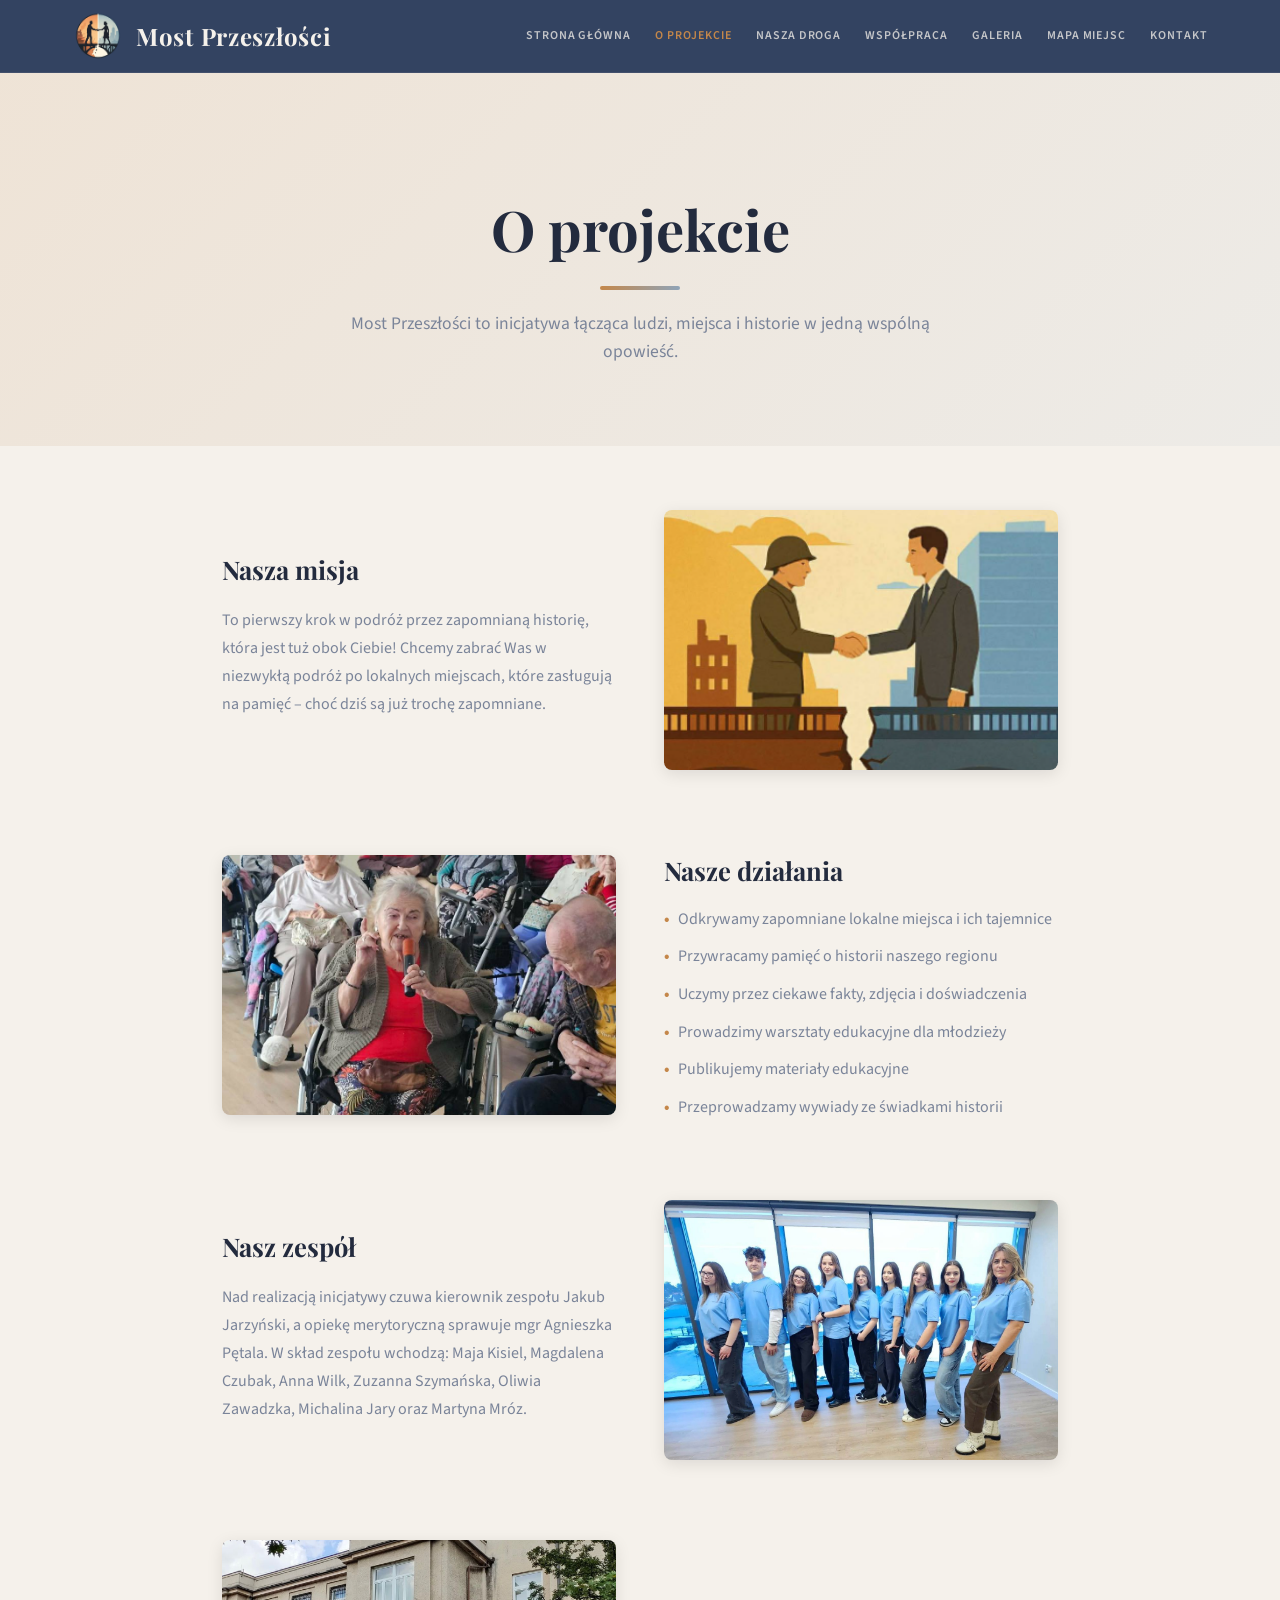
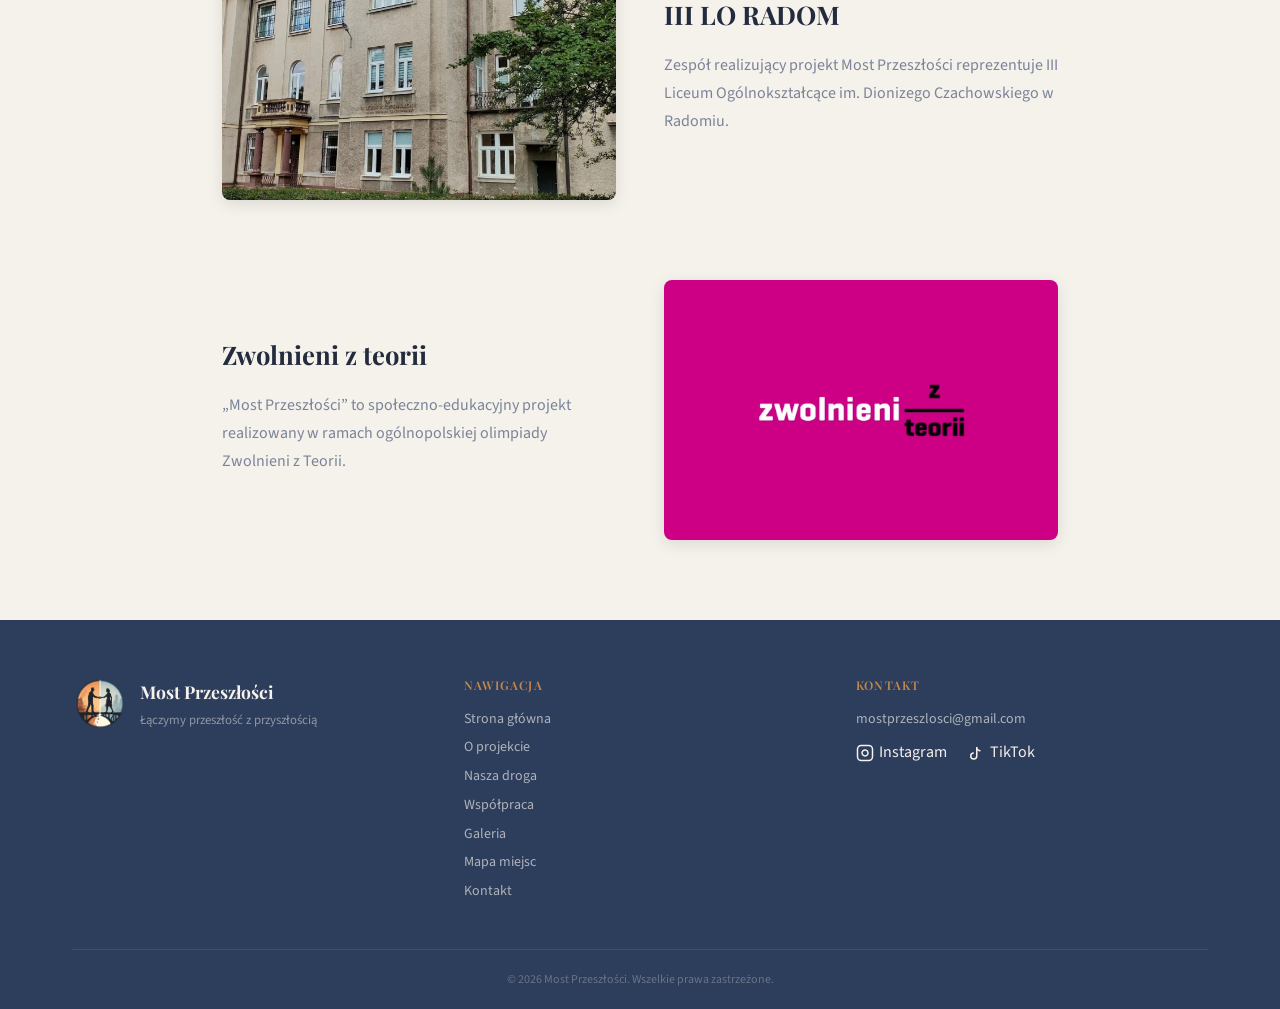
<file: o-projekcie.html>
<!DOCTYPE html>
<html lang="pl">
<head>
<meta charset="UTF-8">
<meta name="viewport" content="width=device-width, initial-scale=1.0">
<title>O projekcie – Most Przeszłości</title>
<link rel="stylesheet" href="style.css">
<!-- Google tag (gtag.js) -->
<script async src="https://www.googletagmanager.com/gtag/js?id=G-3ZJJ73HS0K"></script>
<script>
  window.dataLayer = window.dataLayer || [];
  function gtag(){dataLayer.push(arguments);}
  gtag('js', new Date());

  gtag('config', 'G-3ZJJ73HS0K');
</script>
<script type="text/javascript">
    (function(c,l,a,r,i,t,y){
        c[a]=c[a]||function(){(c[a].q=c[a].q||[]).push(arguments)};
        t=l.createElement(r);t.async=1;t.src="https://www.clarity.ms/tag/"+i;
        y=l.getElementsByTagName(r)[0];y.parentNode.insertBefore(t,y);
    })(window, document, "clarity", "script", "vzgn0ubxgj");
</script>
<style>

.about-section{padding:4rem 0 5rem;}
.about-block{display:grid;grid-template-columns:1fr 1fr;gap:3rem;align-items:center;margin-bottom:5rem;}
.about-block:last-child{margin-bottom:0;}
.about-block h2{font-size:1.6rem;font-weight:700;margin-bottom:1rem;}
.about-block p{color:var(--muted);line-height:1.75;margin-bottom:.75rem;}
.about-block ul{list-style:none;display:flex;flex-direction:column;gap:.75rem;}
.about-block ul li{color:var(--muted);display:flex;gap:.5rem;}
.dot-accent{color:var(--accent);font-weight:700;}
.about-img{border-radius:var(--radius);overflow:hidden;box-shadow:0 4px 16px rgba(0,0,0,.1);}
.about-img img{width:100%;height:260px;object-fit:cover;}
@media(max-width:768px){.about-block{grid-template-columns:1fr;}.about-block .about-img{order:-1;}}

</style>
</head>
<body>
<header>
  <div class="header-inner">
    <a class="logo-link" href="index.html">
      <img src="logo.png" alt="">
      <span>Most Przeszłości</span>
    </a>
    <nav class="main-nav">
      <a href="index.html">Strona główna</a>
      <a href="o-projekcie.html" class="active">O projekcie</a>
      <a href="nasza-droga.html">Nasza droga</a>
      <a href="wspolpraca.html">Współpraca</a>
      <a href="galeria.html">Galeria</a>
      <a href="mapa.html">Mapa miejsc</a>
      <a href="kontakt.html">Kontakt</a>
    </nav>
    <button class="burger" onclick="toggleMobile()" aria-label="Menu">
      <svg xmlns="http://www.w3.org/2000/svg" width="24" height="24" fill="none" stroke="currentColor" stroke-width="2" viewBox="0 0 24 24"><line x1="3" y1="6" x2="21" y2="6"/><line x1="3" y1="12" x2="21" y2="12"/><line x1="3" y1="18" x2="21" y2="18"/></svg>
    </button>
  </div>
  <nav class="mobile-nav" id="mobile-nav">
    <a href="index.html">Strona główna</a>
    <a href="o-projekcie.html" class="active">O projekcie</a>
    <a href="nasza-droga.html">Nasza droga</a>
    <a href="wspolpraca.html">Współpraca</a>
    <a href="galeria.html">Galeria</a>
    <a href="mapa.html">Mapa miejsc</a>
    <a href="kontakt.html">Kontakt</a>
  </nav>
</header>
<section class="section-hero">
  <div class="container"><div class="anim">
    <h1>O projekcie</h1><div class="section-divider"></div>
    <p>Most Przeszłości to inicjatywa łącząca ludzi, miejsca i historie w jedną wspólną opowieść.</p>
  </div></div>
</section>
<section class="about-section">
  <div class="container" style="max-width:900px">
    <div class="about-block anim">
      <div><h2>Nasza misja</h2><p>To pierwszy krok w podróż przez zapomnianą historię, która jest tuż obok Ciebie! Chcemy zabrać Was w niezwykłą podróż po lokalnych miejscach, które zasługują na pamięć – choć dziś są już trochę zapomniane.</p></div>
      <div class="about-img"><img src="about1.png" alt="" loading="lazy"></div>
    </div>
    <div class="about-block anim">
      <div class="about-img" style="order:-1"><img src="about2.jpg" alt="" loading="lazy"></div>
      <div><h2>Nasze działania</h2><ul><li><span class="dot-accent">•</span>Odkrywamy zapomniane lokalne miejsca i ich tajemnice</li><li><span class="dot-accent">•</span>Przywracamy pamięć o historii naszego regionu</li><li><span class="dot-accent">•</span>Uczymy przez ciekawe fakty, zdjęcia i doświadczenia</li><li><span class="dot-accent">•</span>Prowadzimy warsztaty edukacyjne dla młodzieży</li><li><span class="dot-accent">•</span> Publikujemy materiały edukacyjne</li><li><span class="dot-accent">•</span>Przeprowadzamy wywiady ze świadkami historii</ul></div>
    </div>
    <div class="about-block anim">
      <div><h2>Nasz zespół</h2><p>Nad realizacją inicjatywy czuwa kierownik zespołu Jakub Jarzyński, a opiekę merytoryczną sprawuje mgr Agnieszka Pętala. W skład zespołu wchodzą: Maja Kisiel, Magdalena Czubak, Anna Wilk, Zuzanna Szymańska, Oliwia Zawadzka, Michalina Jary oraz Martyna Mróz.</p></div>
      <div class="about-img"><img src="about3.jpg" alt="" loading="lazy"></div>
    </div>
      <div class="about-block anim">
      <div class="about-img" style="order:-1"><img src="about4.png" alt="" loading="lazy" ></div>
        <div><h2>III LO RADOM</h2><p>Zespół realizujący projekt Most Przeszłości reprezentuje III Liceum Ogólnokształcące im. Dionizego Czachowskiego w Radomiu. </p></div>
     </div>
     <div class="about-block anim">
      <div><h2>Zwolnieni z teorii</h2><p>„Most Przeszłości” to społeczno-edukacyjny projekt realizowany w ramach ogólnopolskiej olimpiady Zwolnieni z Teorii.</p></div>
      <div class="about-img"><img src="about5.jpg" alt="" loading="lazy"></div>
    </div> 
    </div>
  </div>
</section>
<footer>
  <div class="container">
    <div class="footer-grid">
      <div class="footer-brand">
        <img src="logo.png" alt="">
        <div><h3>Most Przeszłości</h3><p>Łączymy przeszłość z przyszłością</p></div>
      </div>
      <div class="footer-nav">
        <h4>Nawigacja</h4>
        <a href="index.html">Strona główna</a>
        <a href="o-projekcie.html">O projekcie</a>
        <a href="nasza-droga.html">Nasza droga</a>
        <a href="wspolpraca.html">Współpraca</a>
        <a href="galeria.html">Galeria</a>
        <a href="mapa.html">Mapa miejsc</a>
        <a href="kontakt.html">Kontakt</a>
      </div>
      <div class="footer-contact">
  <h4>Kontakt</h4>
  <p><a href="mailto:mostprzeszlosci@gmail.com" style="color: inherit; text-decoration: none;">mostprzeszlosci@gmail.com</a></p>
  <div style="display: flex; gap: 20px; margin-top: 10px;">
    <a href="https://www.instagram.com/most_przeszlosci/" target="_blank" rel="noopener noreferrer" style="display: flex; align-items: center; gap: 5px; color: inherit; text-decoration: none;">
      <svg xmlns="http://www.w3.org/2000/svg" width="18" height="18" fill="none" stroke="currentColor" stroke-width="2" viewBox="0 0 24 24">
        <rect x="2" y="2" width="20" height="20" rx="5" ry="5"/>
        <path d="M16 11.37A4 4 0 1 1 12.63 8 4 4 0 0 1 16 11.37z"/>
        <line x1="17.5" y1="6.5" x2="17.5" y2="6.5" stroke-width="3"/>
      </svg>
      <span>Instagram</span>
    </a>
    <a href="https://www.tiktok.com/@most.przeszlosci" target="_blank" rel="noopener noreferrer" style="display: flex; align-items: center; gap: 5px; color: inherit; text-decoration: none;">
      <svg xmlns="http://www.w3.org/2000/svg" width="18" height="18" fill="none" stroke="currentColor" stroke-width="2" viewBox="0 0 24 24">
        <path d="M9 12a4 4 0 1 0 4 4V4a5 5 0 0 0 5 5"/>
      </svg>
      <span>TikTok</span>
    </a>
  </div>
</div>
    </div>
    <div class="footer-bottom">© 2026 Most Przeszłości. Wszelkie prawa zastrzeżone.</div>
  </div>
</footer>
<script>
let _mob=false;
function toggleMobile(){_mob=!_mob;document.getElementById('mobile-nav').classList.toggle('open',_mob);}
function observeAnims(){
  const obs=new IntersectionObserver(entries=>{
    entries.forEach(e=>{if(e.isIntersecting){e.target.classList.add('visible');obs.unobserve(e.target);}});
  },{threshold:0.12});
  document.querySelectorAll('.anim').forEach(el=>obs.observe(el));
}
document.addEventListener('DOMContentLoaded',observeAnims);
</script>
</body>
</html>
</file>
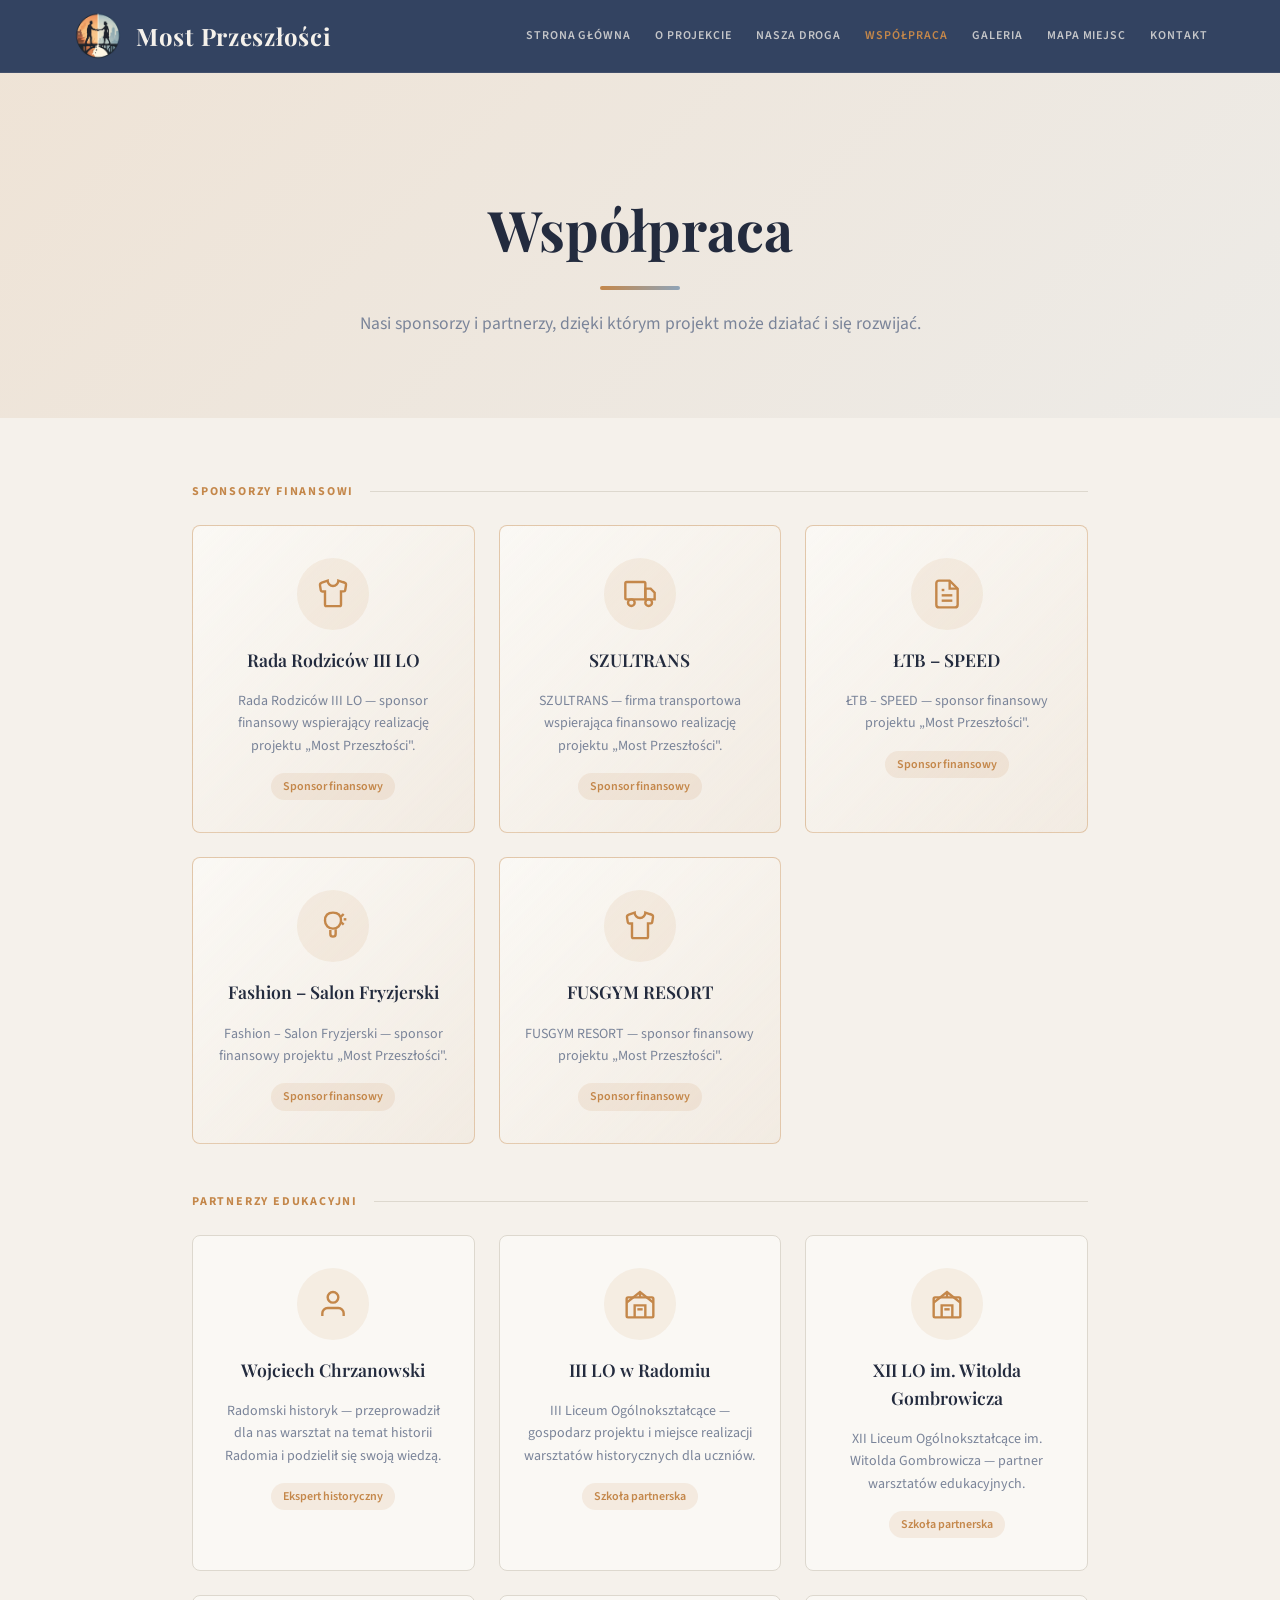
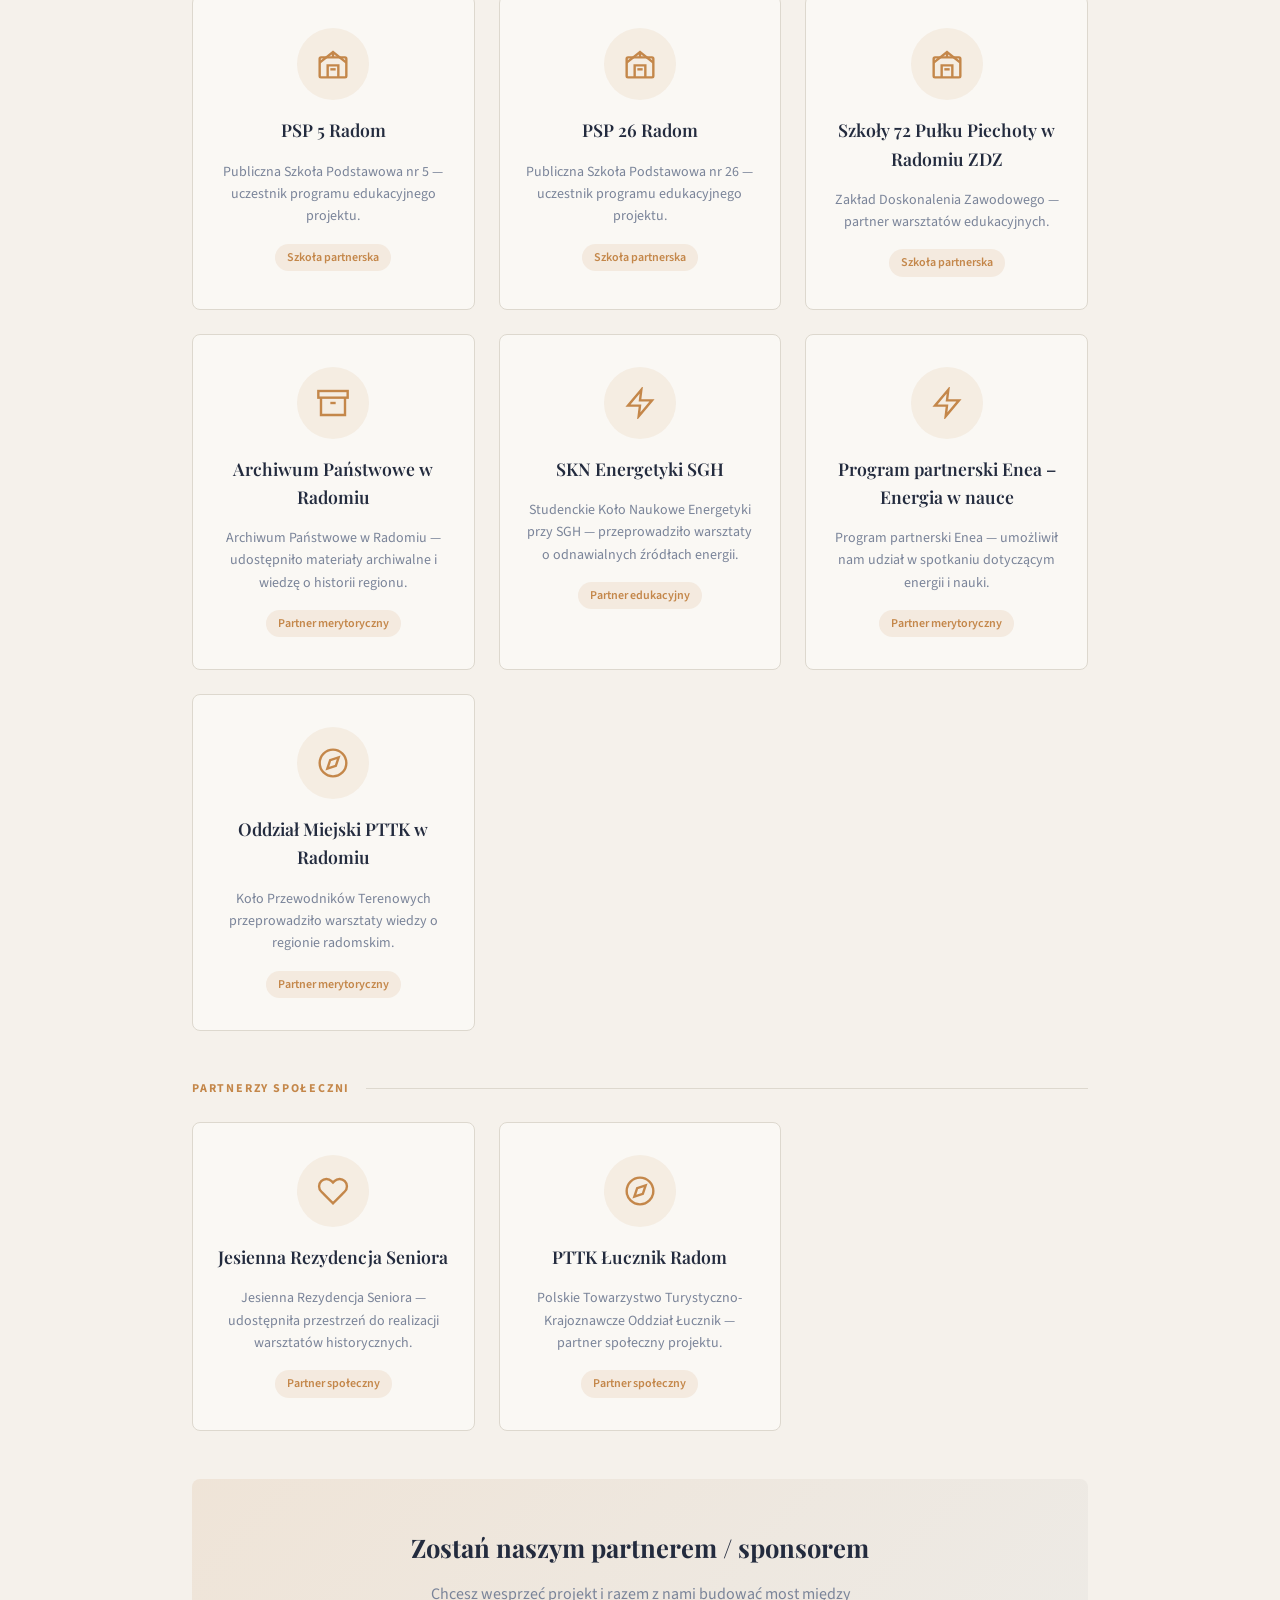
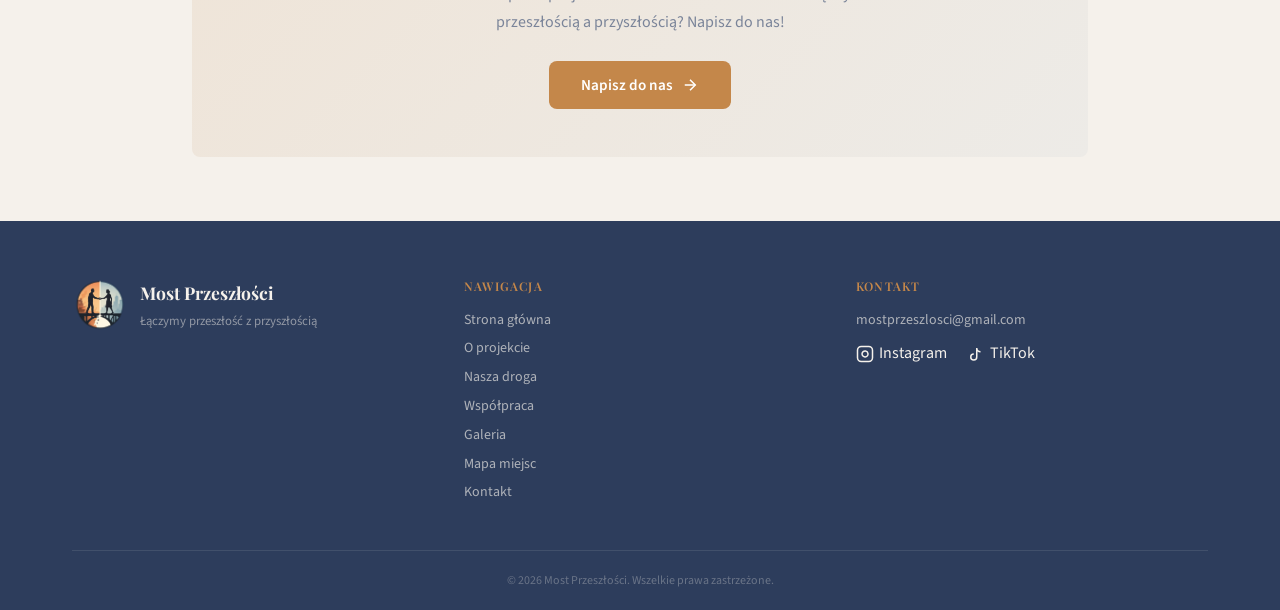
<file: wspolpraca.html>
<!DOCTYPE html>
<html lang="pl">
<head>
<meta charset="UTF-8">
<meta name="viewport" content="width=device-width, initial-scale=1.0">
<title>Współpraca – Most Przeszłości</title>
<link rel="stylesheet" href="style.css">
<!-- Google tag (gtag.js) -->
<script async src="https://www.googletagmanager.com/gtag/js?id=G-3ZJJ73HS0K"></script>
<script>
  window.dataLayer = window.dataLayer || [];
  function gtag(){dataLayer.push(arguments);}
  gtag('js', new Date());
  gtag('config', 'G-3ZJJ73HS0K');
</script>
<script type="text/javascript">
    (function(c,l,a,r,i,t,y){
        c[a]=c[a]||function(){(c[a].q=c[a].q||[]).push(arguments)};
        t=l.createElement(r);t.async=1;t.src="https://www.clarity.ms/tag/"+i;
        y=l.getElementsByTagName(r)[0];y.parentNode.insertBefore(t,y);
    })(window, document, "clarity", "script", "vzgn0ubxgj");
</script>
<style>
.partner-category{margin-bottom:3rem;}
.category-label{display:flex;align-items:center;gap:1rem;margin-bottom:1.5rem;}
.category-label h3{font-family:'Source Sans 3',sans-serif;font-size:.75rem;font-weight:700;text-transform:uppercase;letter-spacing:.15em;color:var(--accent);white-space:nowrap;}
.category-line{flex:1;height:1px;background:var(--border);}
.partners-grid{display:grid;grid-template-columns:repeat(auto-fill,minmax(240px,1fr));gap:1.5rem;}
.partner-card{background:var(--card);border:1px solid var(--border);border-radius:var(--radius);padding:2rem 1.5rem;display:flex;flex-direction:column;align-items:center;text-align:center;gap:1rem;transition:box-shadow .3s,transform .3s;}
.partner-card:hover{box-shadow:0 8px 24px rgba(0,0,0,.09);transform:translateY(-3px);}
.partner-card.featured{border-color:rgba(196,135,74,.4);background:linear-gradient(135deg,var(--card),rgba(196,135,74,.05));}
.partner-logo{width:72px;height:72px;border-radius:50%;background:rgba(196,135,74,.1);display:flex;align-items:center;justify-content:center;color:var(--accent);}
.partner-name{font-family:'Playfair Display',serif;font-size:1.1rem;font-weight:600;}
.partner-desc{font-size:.875rem;color:var(--muted);line-height:1.6;}
.partner-tag{display:inline-block;padding:.25rem .75rem;border-radius:999px;font-size:.75rem;font-weight:600;background:rgba(196,135,74,.12);color:var(--accent);}
.join-box{background:linear-gradient(135deg,rgba(196,135,74,.12),rgba(143,164,184,.08));border-radius:var(--radius);padding:3rem 2rem;text-align:center;margin-top:3rem;}
.join-box h2{font-size:1.6rem;font-weight:700;margin-bottom:.75rem;}
.join-box p{color:var(--muted);font-size:1rem;max-width:480px;margin:0 auto 1.5rem;line-height:1.8;}
@media(max-width:600px){.partners-grid{grid-template-columns:1fr;}}
</style>
</head>
<body>
<header>
  <div class="header-inner">
    <a class="logo-link" href="index.html">
      <img src="logo.png" alt="">
      <span>Most Przeszłości</span>
    </a>
    <nav class="main-nav">
      <a href="index.html">Strona główna</a>
      <a href="o-projekcie.html">O projekcie</a>
      <a href="nasza-droga.html">Nasza droga</a>
      <a href="wspolpraca.html" class="active">Współpraca</a>
      <a href="galeria.html">Galeria</a>
      <a href="mapa.html">Mapa miejsc</a>
      <a href="kontakt.html">Kontakt</a>
    </nav>
    <button class="burger" onclick="toggleMobile()" aria-label="Menu">
      <svg xmlns="http://www.w3.org/2000/svg" width="24" height="24" fill="none" stroke="currentColor" stroke-width="2" viewBox="0 0 24 24"><line x1="3" y1="6" x2="21" y2="6"/><line x1="3" y1="12" x2="21" y2="12"/><line x1="3" y1="18" x2="21" y2="18"/></svg>
    </button>
  </div>
  <nav class="mobile-nav" id="mobile-nav">
    <a href="index.html">Strona główna</a>
    <a href="o-projekcie.html">O projekcie</a>
    <a href="nasza-droga.html">Nasza droga</a>
    <a href="wspolpraca.html" class="active">Współpraca</a>
    <a href="galeria.html">Galeria</a>
    <a href="mapa.html">Mapa miejsc</a>
    <a href="kontakt.html">Kontakt</a>
  </nav>
</header>

<section class="section-hero">
  <div class="container"><div class="anim">
    <h1>Współpraca</h1>
    <div class="section-divider"></div>
    <p>Nasi sponsorzy i partnerzy, dzięki którym projekt może działać i się rozwijać.</p>
  </div></div>
</section>

<section class="py-16">
  <div class="container" style="max-width:960px">

    <!-- SPONSORZY FINANSOWI -->
    <div class="partner-category anim">
      <div class="category-label">
        <h3>Sponsorzy finansowi</h3>
        <div class="category-line"></div>
      </div>
      <div class="partners-grid">

        <div class="partner-card featured">
          <div class="partner-logo">
            <!-- Koszulki / nadruk -->
            <svg xmlns="http://www.w3.org/2000/svg" width="32" height="32" fill="none" stroke="currentColor" stroke-width="1.8" viewBox="0 0 24 24"><path d="M20.38 3.46L16 2a4 4 0 0 1-8 0L3.62 3.46a2 2 0 0 0-1.34 2.23l.58 3.57a1 1 0 0 0 .99.84H6v10a1 1 0 0 0 1 1h10a1 1 0 0 0 1-1V10h2.15a1 1 0 0 0 .99-.84l.58-3.57a2 2 0 0 0-1.34-2.23z"/></svg>
          </div>
          <div class="partner-name">Rada Rodziców III LO</div>
          <div class="partner-desc">Rada Rodziców III LO — sponsor finansowy wspierający realizację projektu „Most Przeszłości".</div>
          <span class="partner-tag">Sponsor finansowy</span>
        </div>

        <div class="partner-card featured">
          <div class="partner-logo">
            <!-- Transport / firma -->
            <svg xmlns="http://www.w3.org/2000/svg" width="32" height="32" fill="none" stroke="currentColor" stroke-width="1.8" viewBox="0 0 24 24"><rect x="1" y="3" width="15" height="13" rx="1"/><path d="M16 8h4l3 3v5h-7V8z"/><circle cx="5.5" cy="18.5" r="2.5"/><circle cx="18.5" cy="18.5" r="2.5"/></svg>
          </div>
          <div class="partner-name">SZULTRANS</div>
          <div class="partner-desc">SZULTRANS — firma transportowa wspierająca finansowo realizację projektu „Most Przeszłości".</div>
          <span class="partner-tag">Sponsor finansowy</span>
        </div>

        <div class="partner-card featured">
          <div class="partner-logo">
            <!-- Ulotki / druk -->
            <svg xmlns="http://www.w3.org/2000/svg" width="32" height="32" fill="none" stroke="currentColor" stroke-width="1.8" viewBox="0 0 24 24"><path d="M14 2H6a2 2 0 0 0-2 2v16a2 2 0 0 0 2 2h12a2 2 0 0 0 2-2V8z"/><polyline points="14 2 14 8 20 8"/><line x1="16" y1="13" x2="8" y2="13"/><line x1="16" y1="17" x2="8" y2="17"/><polyline points="10 9 9 9 8 9"/></svg>
          </div>
          <div class="partner-name">ŁTB – SPEED</div>
          <div class="partner-desc">ŁTB – SPEED — sponsor finansowy projektu „Most Przeszłości".</div>
          <span class="partner-tag">Sponsor finansowy</span>
        </div>

        <div class="partner-card featured">
          <div class="partner-logo">
            <!-- Suszarka do włosów -->
            <svg xmlns="http://www.w3.org/2000/svg" width="32" height="32" fill="none" stroke="currentColor" stroke-width="1.8" viewBox="0 0 24 24"><path d="M14 14.5V18a2 2 0 0 1-2 2h0a2 2 0 0 1-2-2v-3"/><path d="M6 8a6 6 0 0 0 12 0c0-4-2-6-6-6S6 4 6 8z"/><path d="M18 5l2-2"/><path d="M18 9l2 2"/><path d="M20 7h2"/></svg>
          </div>
          <div class="partner-name">Fashion – Salon Fryzjerski</div>
          <div class="partner-desc">Fashion – Salon Fryzjerski — sponsor finansowy projektu „Most Przeszłości".</div>
          <span class="partner-tag">Sponsor finansowy</span>
        </div>

        <div class="partner-card featured">
          <div class="partner-logo">
            <!-- Koszulki / nadruk -->
            <svg xmlns="http://www.w3.org/2000/svg" width="32" height="32" fill="none" stroke="currentColor" stroke-width="1.8" viewBox="0 0 24 24"><path d="M20.38 3.46L16 2a4 4 0 0 1-8 0L3.62 3.46a2 2 0 0 0-1.34 2.23l.58 3.57a1 1 0 0 0 .99.84H6v10a1 1 0 0 0 1 1h10a1 1 0 0 0 1-1V10h2.15a1 1 0 0 0 .99-.84l.58-3.57a2 2 0 0 0-1.34-2.23z"/></svg>
          </div>
          <div class="partner-name">FUSGYM RESORT</div>
          <div class="partner-desc">FUSGYM RESORT — sponsor finansowy projektu „Most Przeszłości".</div>
          <span class="partner-tag">Sponsor finansowy</span>
        </div>

      </div>
    </div>

    <!-- PARTNERZY EDUKACYJNI -->
    <div class="partner-category anim">
      <div class="category-label">
        <h3>Partnerzy edukacyjni</h3>
        <div class="category-line"></div>
      </div>
      <div class="partners-grid">

        <div class="partner-card">
          <div class="partner-logo">
            <!-- Historyk / osoba -->
            <svg xmlns="http://www.w3.org/2000/svg" width="32" height="32" fill="none" stroke="currentColor" stroke-width="1.8" viewBox="0 0 24 24"><path d="M20 21v-2a4 4 0 0 0-4-4H8a4 4 0 0 0-4 4v2"/><circle cx="12" cy="7" r="4"/></svg>
          </div>
          <div class="partner-name">Wojciech Chrzanowski</div>
          <div class="partner-desc">Radomski historyk — przeprowadził dla nas warsztat na temat historii Radomia i podzielił się swoją wiedzą.</div>
          <span class="partner-tag">Ekspert historyczny</span>
        </div>

        <div class="partner-card">
          <div class="partner-logo">
            <!-- Szkoła -->
            <svg xmlns="http://www.w3.org/2000/svg" width="32" height="32" fill="none" stroke="currentColor" stroke-width="1.8" viewBox="0 0 24 24"><rect x="2" y="7" width="20" height="15" rx="1"/><path d="M16 22V13H8v9"/><path d="M2 11l10-8 10 8"/><path d="M12 3v4"/><line x1="10" y1="16" x2="14" y2="16"/></svg>
          </div>
          <div class="partner-name">III LO w Radomiu</div>
          <div class="partner-desc">III Liceum Ogólnokształcące — gospodarz projektu i miejsce realizacji warsztatów historycznych dla uczniów.</div>
          <span class="partner-tag">Szkoła partnerska</span>
        </div>

        <div class="partner-card">
          <div class="partner-logo">
            <!-- Szkoła -->
            <svg xmlns="http://www.w3.org/2000/svg" width="32" height="32" fill="none" stroke="currentColor" stroke-width="1.8" viewBox="0 0 24 24"><rect x="2" y="7" width="20" height="15" rx="1"/><path d="M16 22V13H8v9"/><path d="M2 11l10-8 10 8"/><path d="M12 3v4"/><line x1="10" y1="16" x2="14" y2="16"/></svg>
          </div>
          <div class="partner-name">XII LO im. Witolda Gombrowicza</div>
          <div class="partner-desc">XII Liceum Ogólnokształcące im. Witolda Gombrowicza — partner warsztatów edukacyjnych.</div>
          <span class="partner-tag">Szkoła partnerska</span>
        </div>

        <div class="partner-card">
          <div class="partner-logo">
            <!-- Szkoła podstawowa -->
            <svg xmlns="http://www.w3.org/2000/svg" width="32" height="32" fill="none" stroke="currentColor" stroke-width="1.8" viewBox="0 0 24 24"><rect x="2" y="7" width="20" height="15" rx="1"/><path d="M16 22V13H8v9"/><path d="M2 11l10-8 10 8"/><path d="M12 3v4"/><line x1="10" y1="16" x2="14" y2="16"/></svg>
          </div>
          <div class="partner-name">PSP 5 Radom</div>
          <div class="partner-desc">Publiczna Szkoła Podstawowa nr 5 — uczestnik programu edukacyjnego projektu.</div>
          <span class="partner-tag">Szkoła partnerska</span>
        </div>

        <div class="partner-card">
          <div class="partner-logo">
            <!-- Szkoła podstawowa -->
            <svg xmlns="http://www.w3.org/2000/svg" width="32" height="32" fill="none" stroke="currentColor" stroke-width="1.8" viewBox="0 0 24 24"><rect x="2" y="7" width="20" height="15" rx="1"/><path d="M16 22V13H8v9"/><path d="M2 11l10-8 10 8"/><path d="M12 3v4"/><line x1="10" y1="16" x2="14" y2="16"/></svg>
          </div>
          <div class="partner-name">PSP 26 Radom</div>
          <div class="partner-desc">Publiczna Szkoła Podstawowa nr 26 — uczestnik programu edukacyjnego projektu.</div>
          <span class="partner-tag">Szkoła partnerska</span>
        </div>

        <div class="partner-card">
          <div class="partner-logo">
            <!-- Szkoła -->
            <svg xmlns="http://www.w3.org/2000/svg" width="32" height="32" fill="none" stroke="currentColor" stroke-width="1.8" viewBox="0 0 24 24"><rect x="2" y="7" width="20" height="15" rx="1"/><path d="M16 22V13H8v9"/><path d="M2 11l10-8 10 8"/><path d="M12 3v4"/><line x1="10" y1="16" x2="14" y2="16"/></svg>
          </div>
          <div class="partner-name">Szkoły 72 Pułku Piechoty w Radomiu ZDZ</div>
          <div class="partner-desc">Zakład Doskonalenia Zawodowego — partner warsztatów edukacyjnych.</div>
          <span class="partner-tag">Szkoła partnerska</span>
        </div>

        <div class="partner-card">
          <div class="partner-logo">
            <!-- Archiwum / dokumenty -->
            <svg xmlns="http://www.w3.org/2000/svg" width="32" height="32" fill="none" stroke="currentColor" stroke-width="1.8" viewBox="0 0 24 24"><polyline points="21 8 21 21 3 21 3 8"/><rect x="1" y="3" width="22" height="5"/><line x1="10" y1="12" x2="14" y2="12"/></svg>
          </div>
          <div class="partner-name">Archiwum Państwowe w Radomiu</div>
          <div class="partner-desc">Archiwum Państwowe w Radomiu — udostępniło materiały archiwalne i wiedzę o historii regionu.</div>
          <span class="partner-tag">Partner merytoryczny</span>
        </div>

        <div class="partner-card">
          <div class="partner-logo">
            <!-- Energia / OZE -->
            <svg xmlns="http://www.w3.org/2000/svg" width="32" height="32" fill="none" stroke="currentColor" stroke-width="1.8" viewBox="0 0 24 24"><path d="M13 2L3 14h9l-1 8 10-12h-9l1-8z"/></svg>
          </div>
          <div class="partner-name">SKN Energetyki SGH</div>
          <div class="partner-desc">Studenckie Koło Naukowe Energetyki przy SGH — przeprowadziło warsztaty o odnawialnych źródłach energii.</div>
          <span class="partner-tag">Partner edukacyjny</span>
        </div>

        <div class="partner-card">
          <div class="partner-logo">
            <!-- Piorun -->
            <svg xmlns="http://www.w3.org/2000/svg" width="32" height="32" fill="none" stroke="currentColor" stroke-width="1.8" viewBox="0 0 24 24"><path d="M13 2L3 14h9l-1 8 10-12h-9l1-8z"/></svg>
          </div>
          <div class="partner-name">Program partnerski Enea – Energia w nauce</div>
          <div class="partner-desc">Program partnerski Enea — umożliwił nam udział w spotkaniu dotyczącym energii i nauki.</div>
          <span class="partner-tag">Partner merytoryczny</span>
        </div>

        <div class="partner-card">
          <div class="partner-logo">
            <!-- Turystyka / kompas -->
            <svg xmlns="http://www.w3.org/2000/svg" width="32" height="32" fill="none" stroke="currentColor" stroke-width="1.8" viewBox="0 0 24 24"><circle cx="12" cy="12" r="10"/><polygon points="16.24 7.76 14.12 14.12 7.76 16.24 9.88 9.88 16.24 7.76"/></svg>
          </div>
          <div class="partner-name">Oddział Miejski PTTK w Radomiu</div>
          <div class="partner-desc">Koło Przewodników Terenowych przeprowadziło warsztaty wiedzy o regionie radomskim.</div>
          <span class="partner-tag">Partner merytoryczny</span>
        </div>
      </div>
    </div>

    <!-- PARTNERZY SPOŁECZNI -->
    <div class="partner-category anim">
      <div class="category-label">
        <h3>Partnerzy społeczni</h3>
        <div class="category-line"></div>
      </div>
      <div class="partners-grid">

        <div class="partner-card">
          <div class="partner-logo">
            <!-- Dom seniora / serce -->
            <svg xmlns="http://www.w3.org/2000/svg" width="32" height="32" fill="none" stroke="currentColor" stroke-width="1.8" viewBox="0 0 24 24"><path d="M20.84 4.61a5.5 5.5 0 0 0-7.78 0L12 5.67l-1.06-1.06a5.5 5.5 0 0 0-7.78 7.78l1.06 1.06L12 21.23l7.78-7.78 1.06-1.06a5.5 5.5 0 0 0 0-7.78z"/></svg>
          </div>
          <div class="partner-name">Jesienna Rezydencja Seniora</div>
          <div class="partner-desc">Jesienna Rezydencja Seniora — udostępniła przestrzeń do realizacji warsztatów historycznych.</div>
          <span class="partner-tag">Partner społeczny</span>
        </div>

        <div class="partner-card">
          <div class="partner-logo">
            <!-- Turystyka / kompas -->
            <svg xmlns="http://www.w3.org/2000/svg" width="32" height="32" fill="none" stroke="currentColor" stroke-width="1.8" viewBox="0 0 24 24"><circle cx="12" cy="12" r="10"/><polygon points="16.24 7.76 14.12 14.12 7.76 16.24 9.88 9.88 16.24 7.76"/></svg>
          </div>
          <div class="partner-name">PTTK Łucznik Radom</div>
          <div class="partner-desc">Polskie Towarzystwo Turystyczno-Krajoznawcze Oddział Łucznik — partner społeczny projektu.</div>
          <span class="partner-tag">Partner społeczny</span>
        </div>
        

      </div>
    </div>

    <div class="join-box anim">
      <h2>Zostań naszym partnerem / sponsorem</h2>
      <p>Chcesz wesprzeć projekt i razem z nami budować most między przeszłością a przyszłością? Napisz do nas!</p>
      <a href="kontakt.html" class="btn">Napisz do nas <svg xmlns="http://www.w3.org/2000/svg" width="18" height="18" fill="none" stroke="currentColor" stroke-width="2" viewBox="0 0 24 24"><line x1="5" y1="12" x2="19" y2="12"/><polyline points="12 5 19 12 12 19"/></svg></a>
    </div>

  </div>
</section>

<footer>
  <div class="container">
    <div class="footer-grid">
      <div class="footer-brand">
        <img src="logo.png" alt="">
        <div><h3>Most Przeszłości</h3><p>Łączymy przeszłość z przyszłością</p></div>
      </div>
      <div class="footer-nav">
        <h4>Nawigacja</h4>
        <a href="index.html">Strona główna</a>
        <a href="o-projekcie.html">O projekcie</a>
        <a href="nasza-droga.html">Nasza droga</a>
        <a href="wspolpraca.html">Współpraca</a>
        <a href="galeria.html">Galeria</a>
        <a href="mapa.html">Mapa miejsc</a>
        <a href="kontakt.html">Kontakt</a>
      </div>
      <div class="footer-contact">
        <h4>Kontakt</h4>
        <p><a href="mailto:mostprzeszlosci@gmail.com" style="color:inherit;text-decoration:none;">mostprzeszlosci@gmail.com</a></p>
        <div style="display:flex;gap:20px;margin-top:10px;">
          <a href="https://www.instagram.com/most_przeszlosci/" target="_blank" rel="noopener noreferrer" style="display:flex;align-items:center;gap:5px;color:inherit;text-decoration:none;">
            <svg xmlns="http://www.w3.org/2000/svg" width="18" height="18" fill="none" stroke="currentColor" stroke-width="2" viewBox="0 0 24 24"><rect x="2" y="2" width="20" height="20" rx="5" ry="5"/><path d="M16 11.37A4 4 0 1 1 12.63 8 4 4 0 0 1 16 11.37z"/><line x1="17.5" y1="6.5" x2="17.5" y2="6.5" stroke-width="3"/></svg>
            <span>Instagram</span>
          </a>
          <a href="https://www.tiktok.com/@most.przeszlosci" target="_blank" rel="noopener noreferrer" style="display:flex;align-items:center;gap:5px;color:inherit;text-decoration:none;">
            <svg xmlns="http://www.w3.org/2000/svg" width="18" height="18" fill="none" stroke="currentColor" stroke-width="2" viewBox="0 0 24 24"><path d="M9 12a4 4 0 1 0 4 4V4a5 5 0 0 0 5 5"/></svg>
            <span>TikTok</span>
          </a>
        </div>
      </div>
    </div>
    <div class="footer-bottom">© 2026 Most Przeszłości. Wszelkie prawa zastrzeżone.</div>
  </div>
</footer>
<script>
let _mob=false;
function toggleMobile(){_mob=!_mob;document.getElementById('mobile-nav').classList.toggle('open',_mob);}
function observeAnims(){
  const obs=new IntersectionObserver(entries=>{
    entries.forEach(e=>{if(e.isIntersecting){e.target.classList.add('visible');obs.unobserve(e.target);}});
  },{threshold:0.12});
  document.querySelectorAll('.anim').forEach(el=>obs.observe(el));
}
document.addEventListener('DOMContentLoaded',observeAnims);
</script>
</body>
</html>
</file>
<file: style.css>
@import url('https://fonts.googleapis.com/css2?family=Playfair+Display:wght@400;600;700;800&family=Source+Sans+3:wght@300;400;500;600&display=swap');

/* ===== RESET & ZMIENNE ===== */
*, *::before, *::after { box-sizing: border-box; margin: 0; padding: 0; }
html { scroll-behavior: smooth; }

:root {
  --bg: #f5f1eb;
  --fg: #232b3e;
  --primary: #2d3d5c;
  --primary-fg: #f5f1eb;
  --accent: #c4874a;
  --accent-fg: #fff;
  --muted: #7a8499;
  --card: #faf8f4;
  --border: #ddd8ce;
  --warm: #c4874a;
  --cool: #8fa4b8;
  --navy: #2d3d5c;
  --radius: 0.5rem;
}

body { background: var(--bg); color: var(--fg); font-family: 'Source Sans 3', sans-serif; line-height: 1.6; }
h1, h2, h3, h4, h5, h6 { font-family: 'Playfair Display', serif; }
a { text-decoration: none; color: inherit; }
img { max-width: 100%; display: block; }
.container { max-width: 1200px; margin: 0 auto; padding: 0 2rem; }

/* ===== NAGŁÓWEK ===== */
header { position: fixed; top: 0; left: 0; right: 0; z-index: 100; background: rgba(45,61,92,0.97); backdrop-filter: blur(8px); border-bottom: 1px solid rgba(245,241,235,0.08); }
.header-inner { display: flex; align-items: center; justify-content: space-between; height: 72px; max-width: 1200px; margin: 0 auto; padding: 0 2rem; }
.logo-link { display: flex; align-items: center; gap: 0.75rem; }
.logo-link img { height: 52px; width: auto; border-radius: 50%; }
.logo-link span { font-family: 'Playfair Display', serif; font-size: 1.5rem; font-weight: 700; color: var(--primary-fg); letter-spacing: 0.03em; }
nav.main-nav { display: flex; gap: 1.5rem; }
nav.main-nav a { font-size: 0.75rem; font-weight: 600; text-transform: uppercase; letter-spacing: 0.08em; color: rgba(245,241,235,0.75); transition: color 0.25s; }
nav.main-nav a:hover, nav.main-nav a.active { color: var(--accent); }
.burger { display: none; background: none; border: none; cursor: pointer; color: var(--primary-fg); padding: 4px; }
.mobile-nav { display: none; flex-direction: column; background: var(--primary); border-top: 1px solid rgba(245,241,235,0.1); }
.mobile-nav.open { display: flex; }
.mobile-nav a { display: block; padding: 1rem 2rem; font-size: 0.85rem; font-weight: 600; text-transform: uppercase; letter-spacing: 0.08em; color: rgba(245,241,235,0.8); border-bottom: 1px solid rgba(245,241,235,0.06); transition: color 0.2s; }
.mobile-nav a:hover, .mobile-nav a.active { color: var(--accent); background: rgba(245,241,235,0.04); }

/* ===== STOPKA ===== */
footer { background: var(--primary); color: var(--primary-fg); padding: 3.5rem 0 0; }
.footer-grid { display: grid; grid-template-columns: repeat(3,1fr); gap: 2.5rem; align-items: start; }
.footer-brand { display: flex; align-items: center; gap: 0.75rem; }
.footer-brand img { height: 56px; border-radius: 50%; }
.footer-brand h3 { font-size: 1.1rem; font-weight: 700; }
.footer-brand p { font-size: 0.8rem; color: rgba(245,241,235,0.5); margin-top: 0.25rem; }
.footer-nav h4, .footer-contact h4 { font-size: 0.75rem; font-weight: 600; text-transform: uppercase; letter-spacing: 0.1em; color: var(--accent); margin-bottom: 0.75rem; }
.footer-nav a { display: block; font-size: 0.875rem; color: rgba(245,241,235,0.65); margin-bottom: 0.4rem; transition: color 0.2s; }
.footer-nav a:hover { color: var(--accent); }
.footer-contact p { font-size: 0.875rem; color: rgba(245,241,235,0.65); margin-bottom: 0.35rem; }
.footer-bottom { border-top: 1px solid rgba(245,241,235,0.1); margin-top: 2.5rem; padding: 1.25rem 0; text-align: center; font-size: 0.75rem; color: rgba(245,241,235,0.3); }

/* ===== SEKCJA HERO PODSTRON ===== */
.section-hero { background: linear-gradient(135deg,rgba(196,135,74,0.13),rgba(143,164,184,0.08)); padding: 7rem 0 5rem; margin-top: 72px; text-align: center; }
.section-hero h1 { font-size: clamp(2rem,5vw,3.5rem); font-weight: 700; margin-bottom: 0.75rem; }
.section-hero p { color: var(--muted); font-size: 1.1rem; max-width: 600px; margin: 0 auto; }
.section-divider { width: 80px; height: 4px; margin: 0.75rem auto 1.25rem; background: linear-gradient(90deg,var(--warm),var(--cool)); border-radius: 2px; }

/* ===== NARZĘDZIA ===== */
.py-20 { padding: 5rem 0; }
.py-16 { padding: 4rem 0; }
.btn { display: inline-flex; align-items: center; gap: 0.5rem; background: var(--accent); color: var(--accent-fg); padding: 0.75rem 2rem; border-radius: var(--radius); font-weight: 600; font-size: 0.95rem; transition: opacity 0.2s; cursor: pointer; border: none; font-family: 'Source Sans 3', sans-serif; }
.btn:hover { opacity: 0.88; }
.btn-full { width: 100%; justify-content: center; }

/* ===== ANIMACJE SCROLL ===== */
.anim { opacity: 0; transform: translateY(28px); transition: opacity 0.7s, transform 0.7s; }
.anim.visible { opacity: 1; transform: translateY(0); }

@keyframes slideFade { from { opacity:0; transform:translateY(24px); } to { opacity:1; transform:translateY(0); } }
@keyframes heroZoom  { from { transform:scale(1.06); } to { transform:scale(1); } }

/* ===== RESPONSYWNOŚĆ ===== */
@media (max-width: 768px) {
  nav.main-nav { display: none; }
  .burger { display: block; }
  .footer-grid { grid-template-columns: 1fr; gap: 2rem; }
}
</file>
